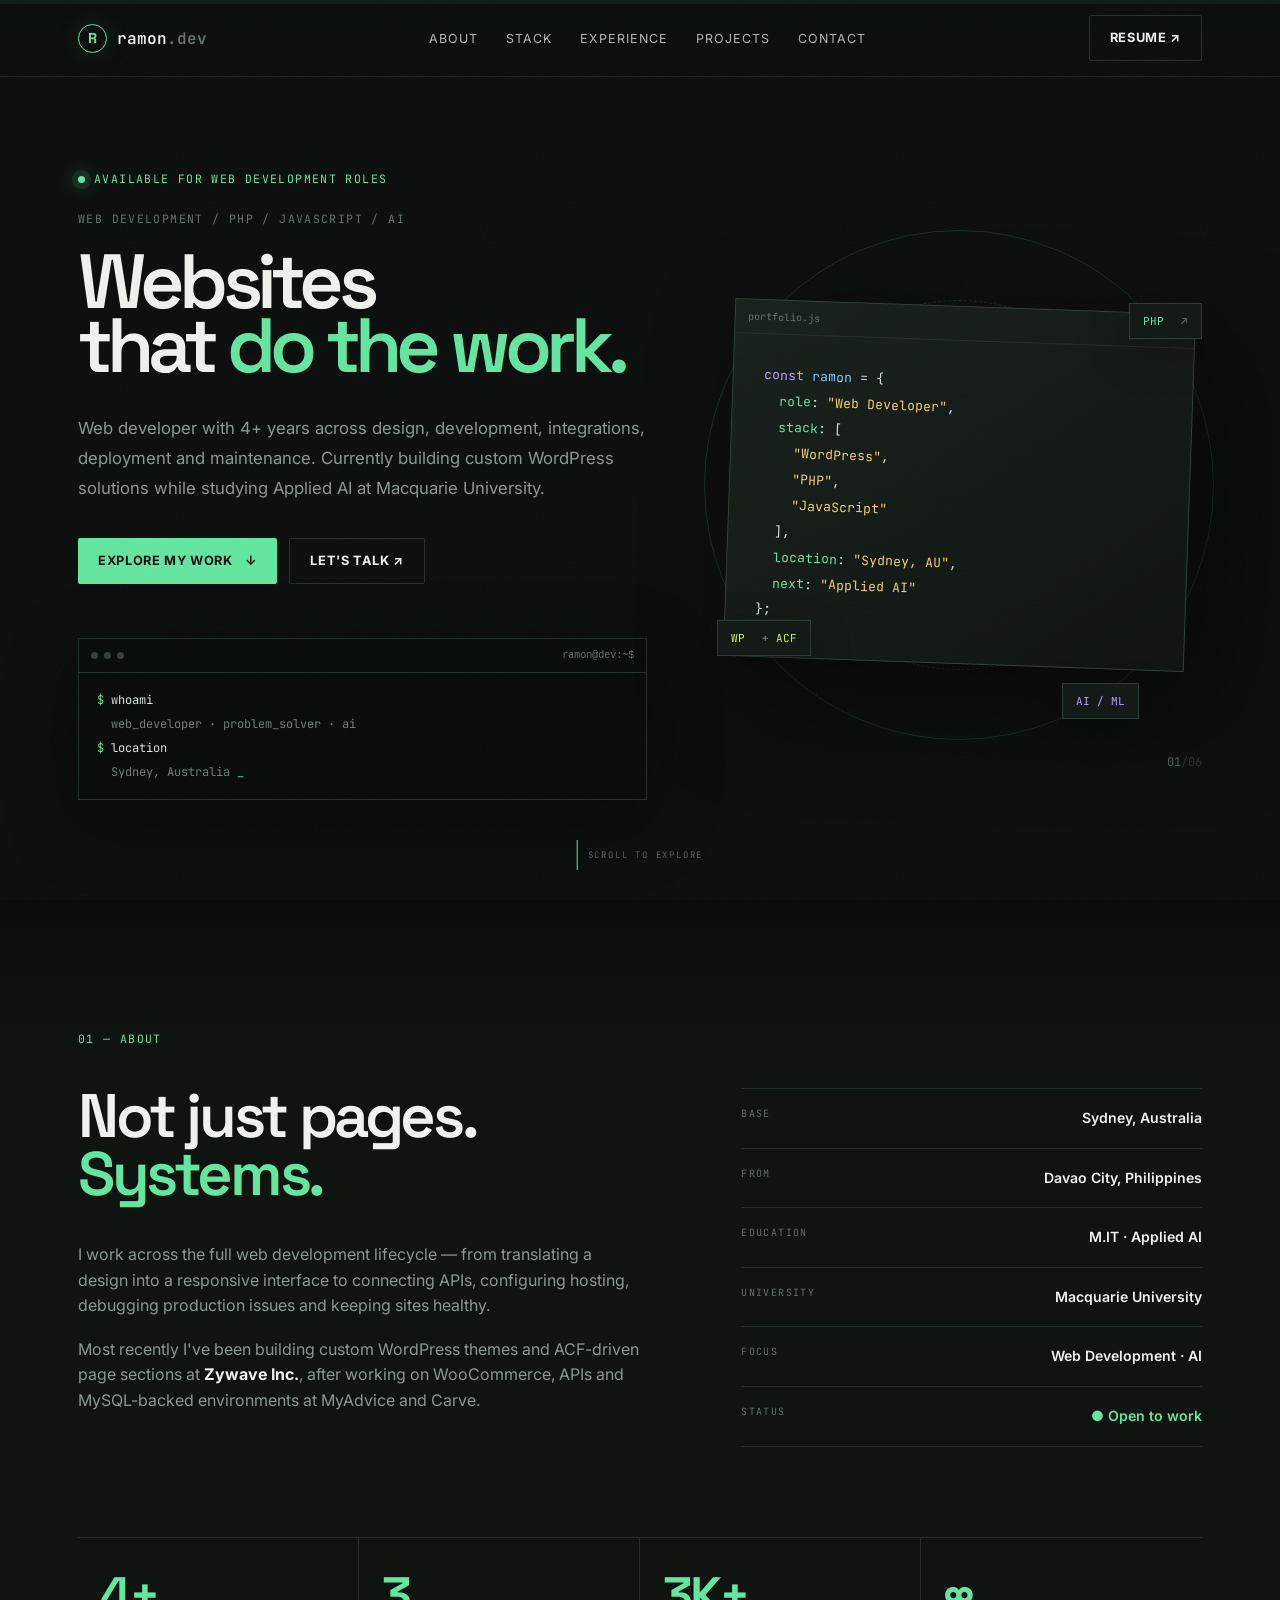
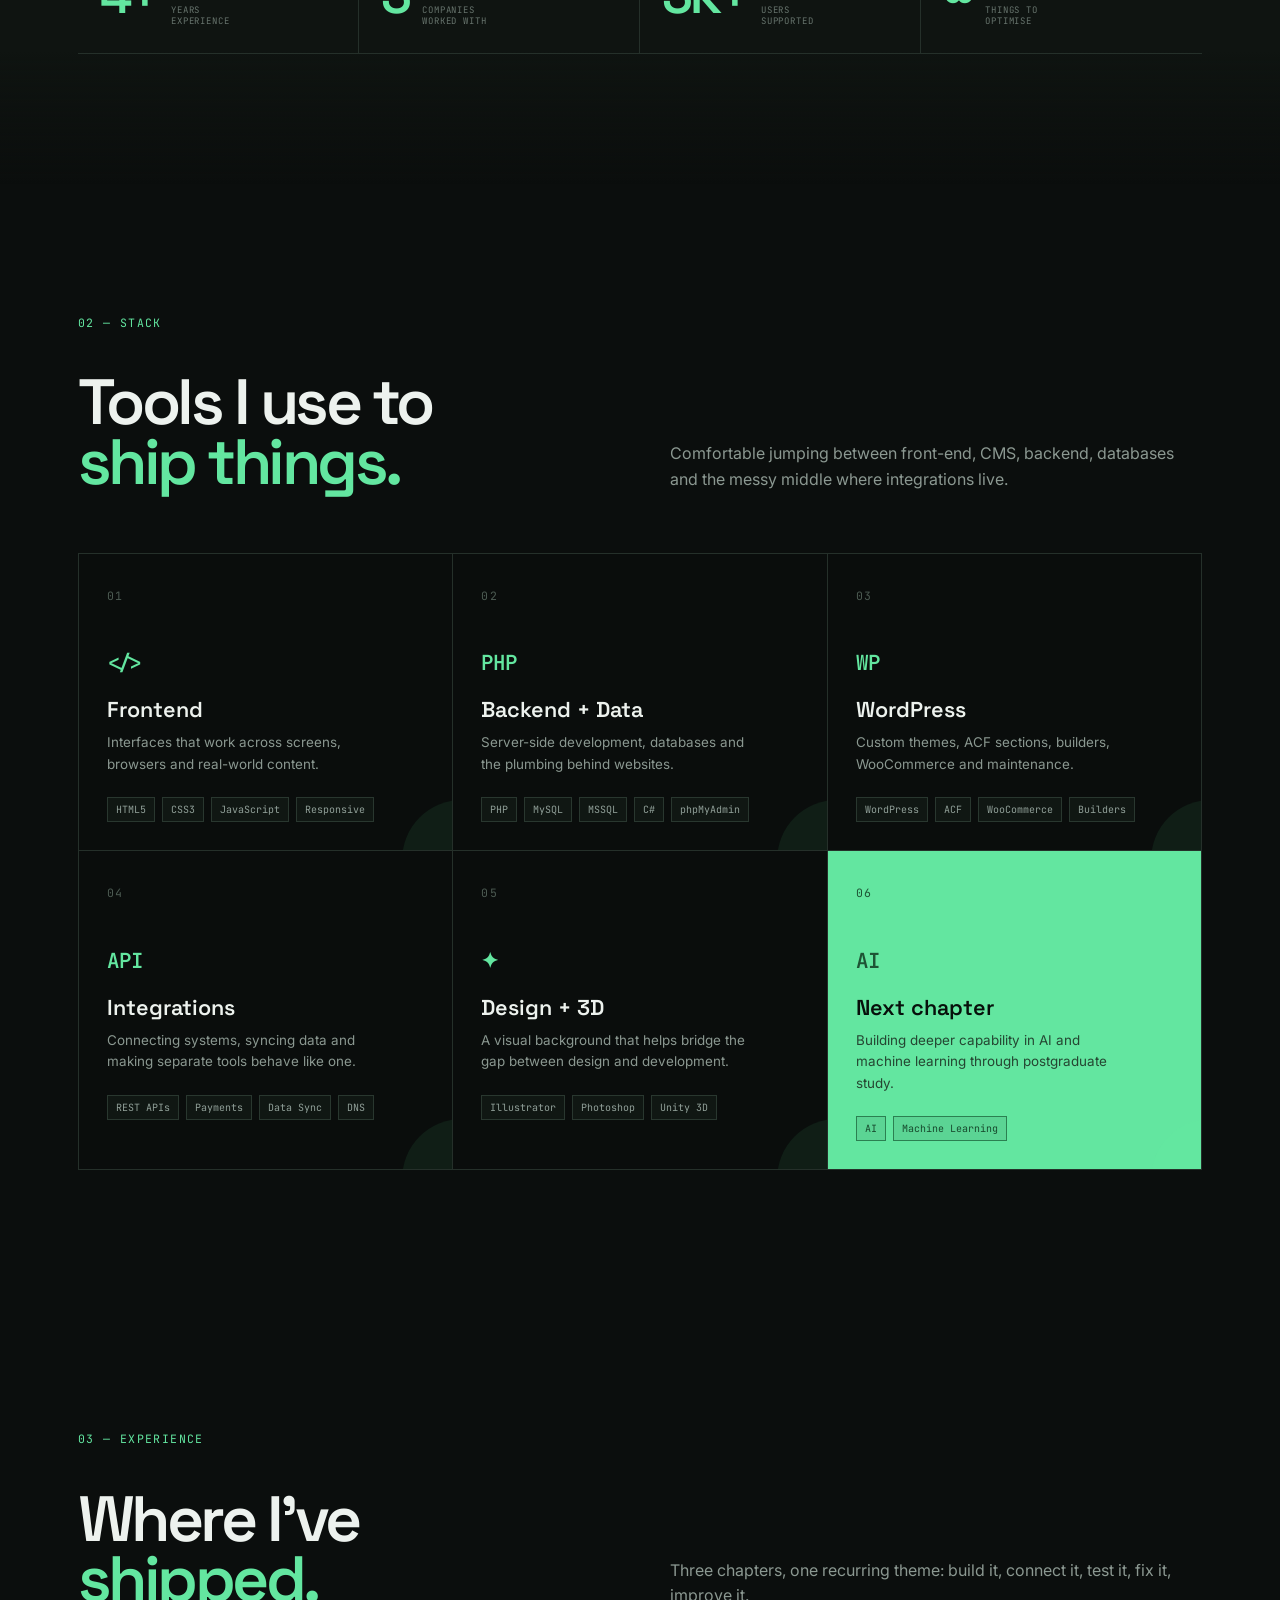
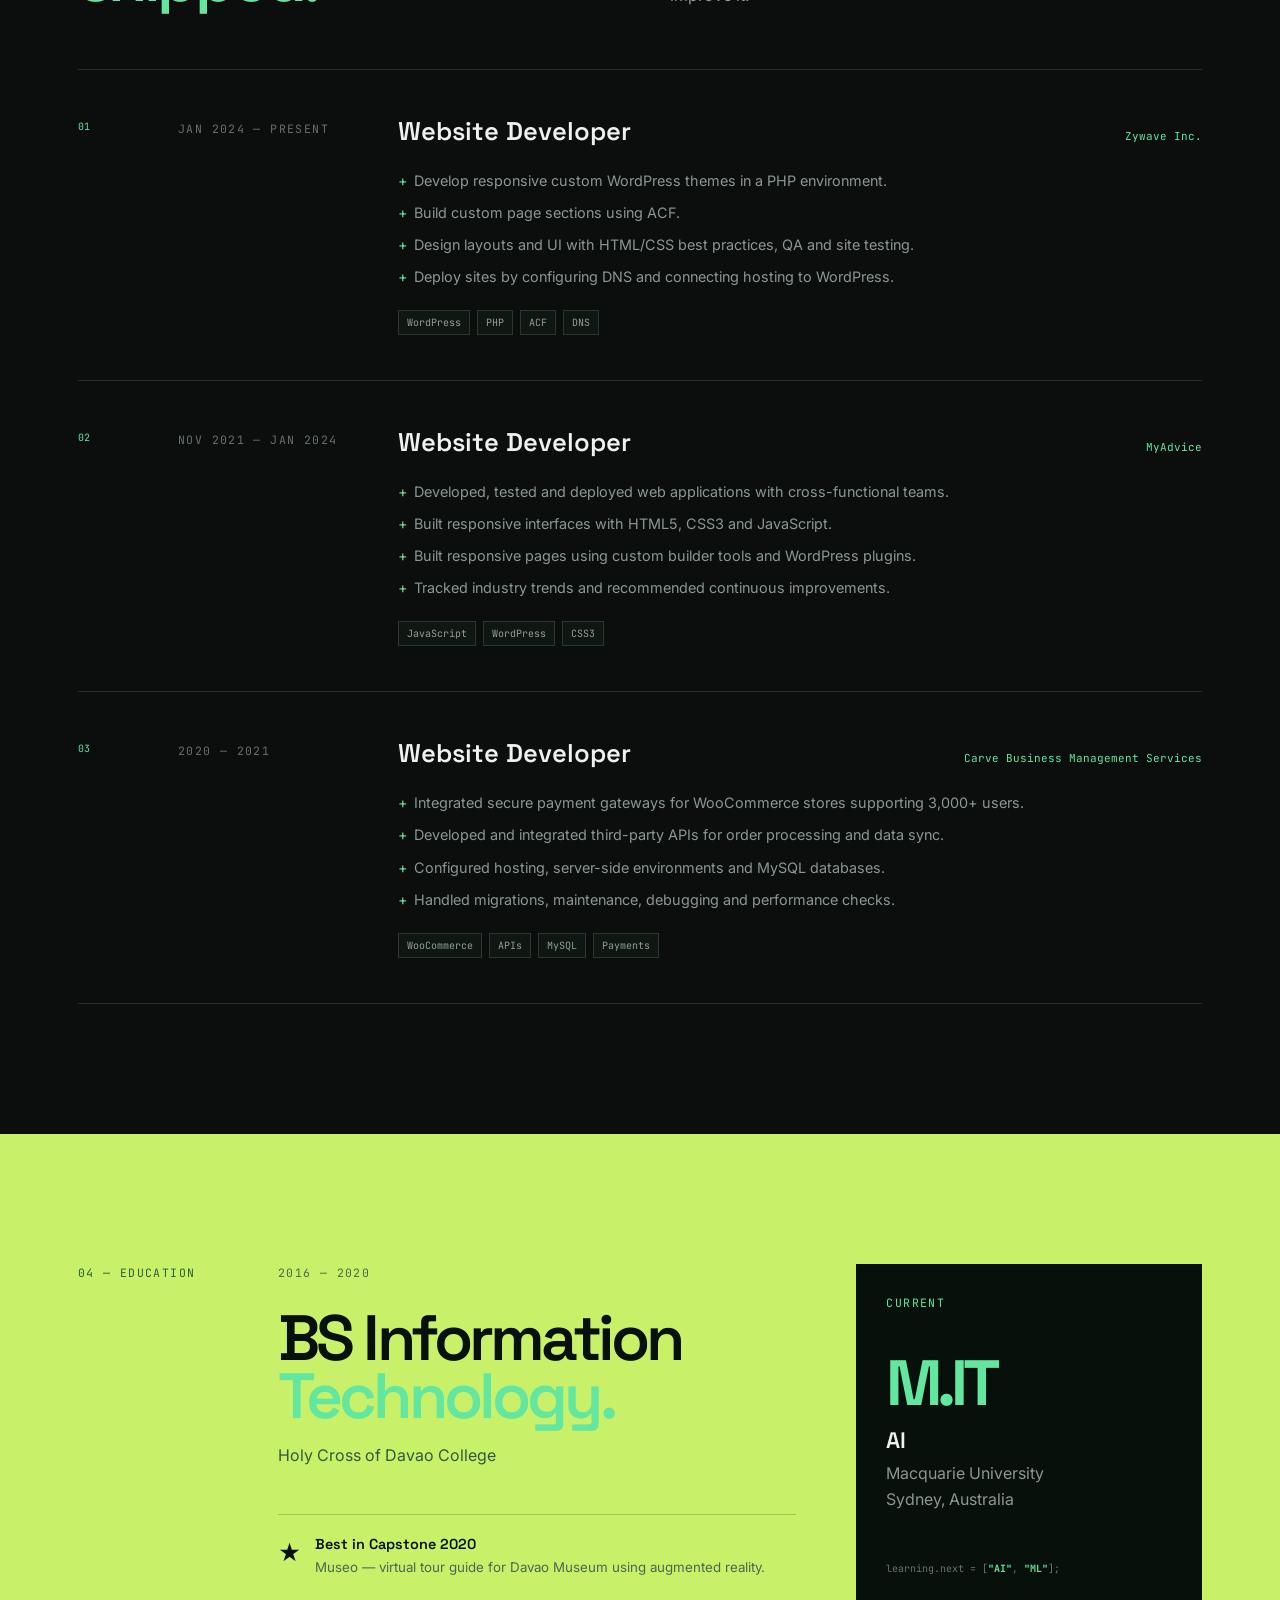
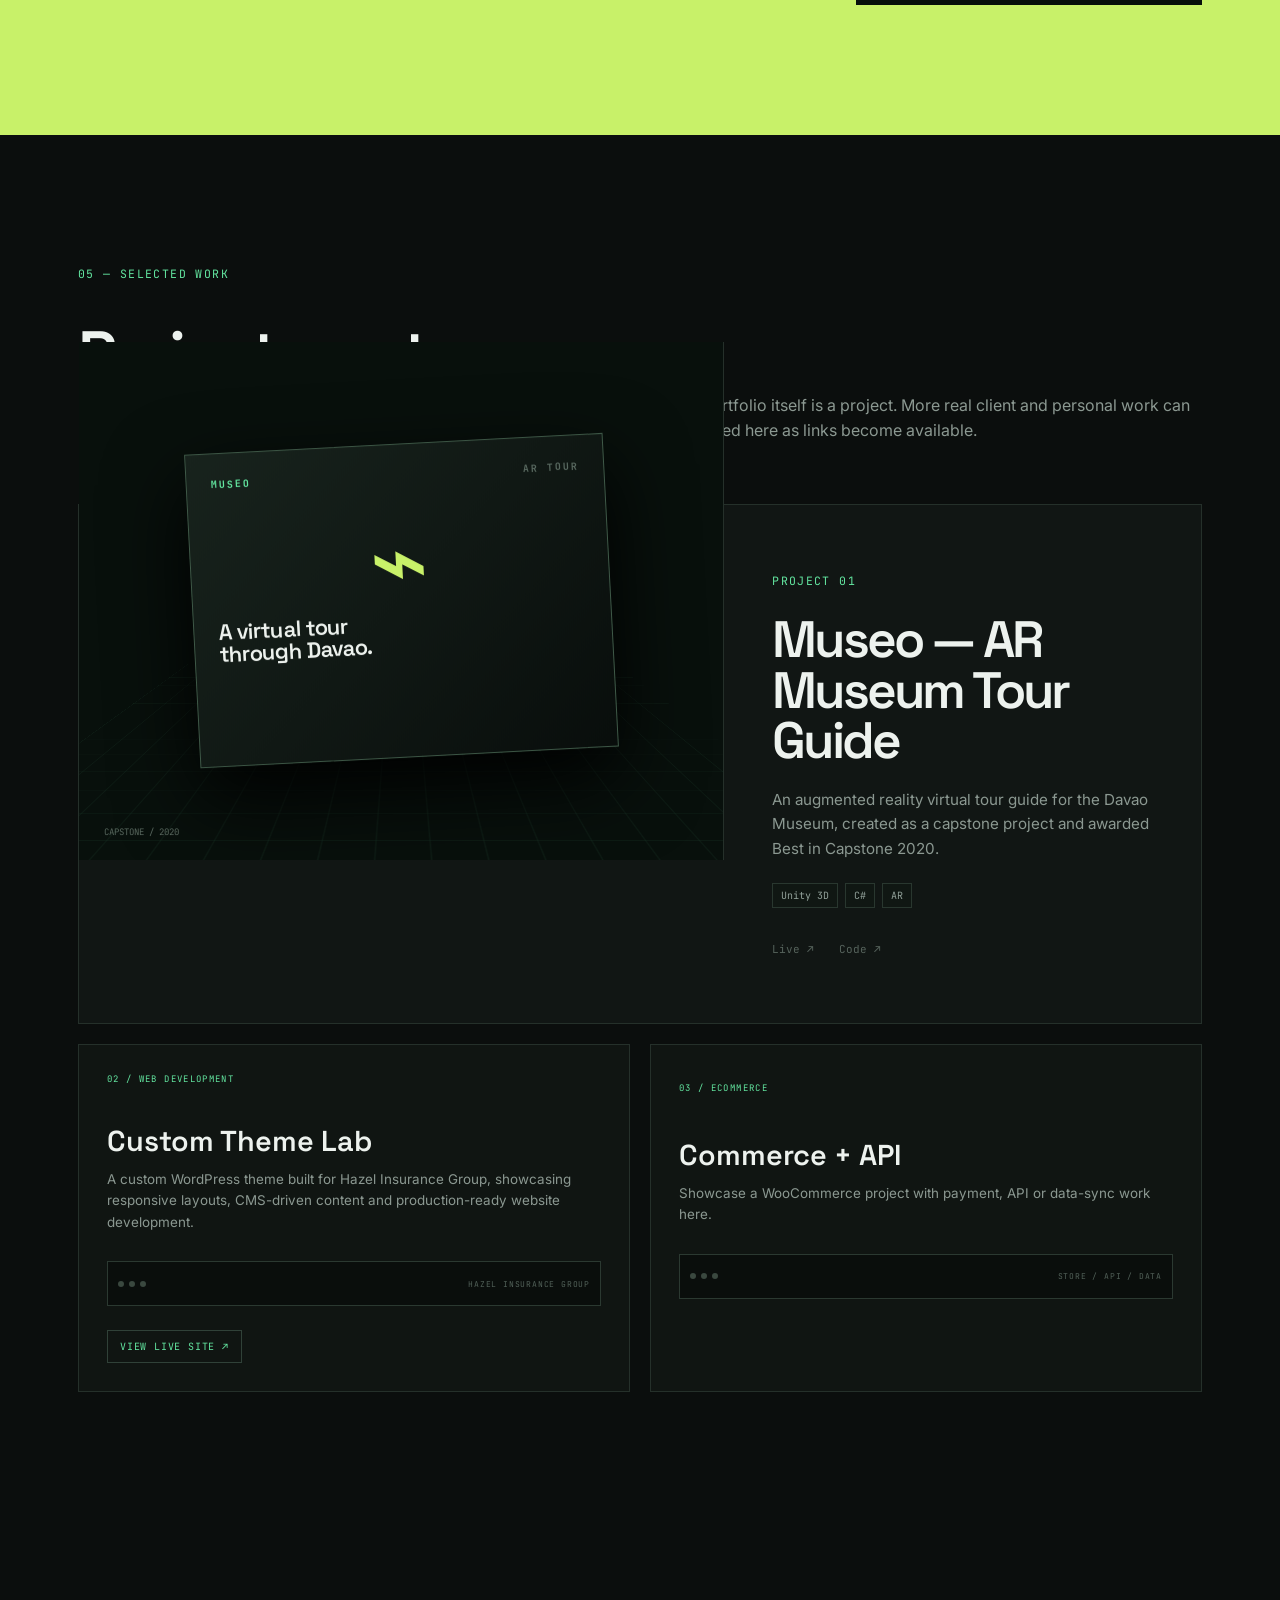
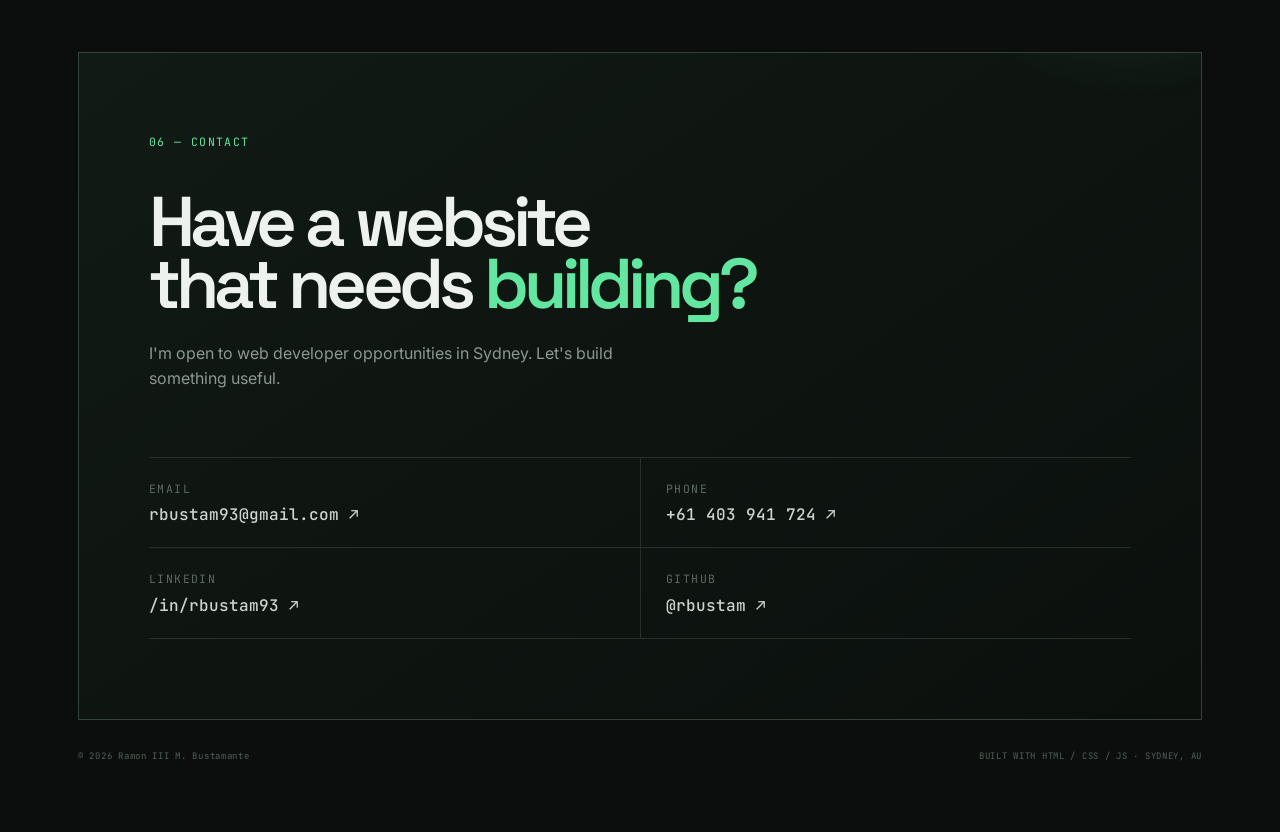
<file: index.html>
<!DOCTYPE html>
<html lang="en">
<head>
<meta charset="UTF-8">
<meta name="viewport" content="width=device-width, initial-scale=1.0">
<title>Ramon Bustamante — Web Developer</title>
<meta name="description" content="Ramon Bustamante — Web Developer with 4+ years of experience in WordPress, PHP and JavaScript, based in Sydney, Australia.">
<link rel="icon" href="data:image/svg+xml,%3Csvg xmlns='http://www.w3.org/2000/svg' viewBox='0 0 64 64'%3E%3Crect width='64' height='64' rx='14' fill='%231A1F25'/%3E%3Ctext x='32' y='43' font-family='Georgia, serif' font-size='30' font-weight='700' fill='%235FCF8F' text-anchor='middle'%3ER%3C/text%3E%3C/svg%3E">
<meta name="theme-color" content="#12151A">
<link rel="preconnect" href="https://fonts.googleapis.com">
<link rel="preconnect" href="https://fonts.gstatic.com" crossorigin>
<link href="https://fonts.googleapis.com/css2?family=Space+Grotesk:wght@400;500;600;700&family=Inter:wght@400;500;600;700&family=JetBrains+Mono:wght@400;500&display=swap" rel="stylesheet">
<link rel="stylesheet" href="styles.css">
</head>
<body>
  <div class="noise"></div>
  <div class="grid-bg"></div>
  <div class="cursor-target" id="cursorTarget" aria-hidden="true"><i class="target-corner tl"></i><i class="target-corner tr"></i><i class="target-corner bl"></i><i class="target-corner br"></i><span class="target-ring"></span><span class="target-dot"></span></div>

  <header>
    <div class="wrap nav-wrap">
      <a href="#top" class="logo" aria-label="Ramon home">
        <span class="logo-mark">R</span><span>ramon<span class="muted">.dev</span></span>
      </a>

      <nav id="siteNav">
        <ul>
          <li><a href="#about">About</a></li>
          <li><a href="#stack">Stack</a></li>
          <li><a href="#experience">Experience</a></li>
          <li><a href="#projects">Projects</a></li>
          <li><a href="#contact">Contact</a></li>
        </ul>
        <button class="nav-toggle" id="navToggle" aria-label="Toggle menu" aria-expanded="false">
          <span class="hamburger"><span></span><span></span><span></span></span>
        </button>
      </nav>

      <a href="resume.pdf" class="btn btn-outline header-cta" target="_blank" rel="noopener">Resume ↗</a>
    </div>
  </header>

  <div class="scroll-progress" id="scrollProgress"><span></span></div>
  <main id="top">
    <!-- HERO -->
    <section class="hero">
      <div class="wrap hero-grid">
        <div class="hero-copy reveal">
          <div class="eyebrow"><span class="pulse"></span> AVAILABLE FOR WEB DEVELOPMENT ROLES</div>
          <div class="hero-kicker">WEB DEVELOPMENT / PHP / JAVASCRIPT / AI</div>
          <h1>Websites<br>that <span>do the work.</span></h1>
          <p class="hero-lede">
            Web developer with 4+ years across design, development, integrations,
            deployment and maintenance. Currently building custom WordPress solutions
            while studying Applied AI at Macquarie University.
          </p>

          <div class="hero-cta">
            <a href="#projects" class="btn btn-solid">Explore my work <span>↓</span></a>
            <a href="mailto:rbustam93@gmail.com" class="btn btn-ghost">Let's talk ↗</a>
          </div>

          <div class="hero-terminal">
            <div class="terminal-bar">
              <span></span><span></span><span></span>
              <code>ramon@dev:~$</code>
            </div>
            <div class="terminal-body">
              <div><span class="prompt-sign">$</span> whoami</div>
              <div class="terminal-output">web_developer · problem_solver · ai</div>
              <div><span class="prompt-sign">$</span> location</div>
              <div class="terminal-output">Sydney, Australia <span class="blink">_</span></div>
            </div>
          </div>
        </div>

        <div class="hero-art reveal">
          <div class="orbit orbit-a"></div>
          <div class="orbit orbit-b"></div>
          <div class="code-card">
            <div class="code-head"><span>portfolio.js</span><span>● ● ●</span></div>
            <pre><span class="c-purple">const</span> <span class="c-blue">ramon</span> = {
  <span class="c-green">role</span>: <span class="c-yellow">"Web Developer"</span>,
  <span class="c-green">stack</span>: [
    <span class="c-yellow">"WordPress"</span>,
    <span class="c-yellow">"PHP"</span>,
    <span class="c-yellow">"JavaScript"</span>
  ],
  <span class="c-green">location</span>: <span class="c-yellow">"Sydney, AU"</span>,
  <span class="c-green">next</span>: <span class="c-yellow">"Applied AI"</span>
};</pre>
          </div>
          <div class="floating-chip chip-one">PHP <b>↗</b></div>
          <div class="floating-chip chip-two">WP <b>+</b> ACF</div>
          <div class="floating-chip chip-three">AI / ML</div>
          <div class="hero-number">01<span>/06</span></div>
        </div>
      </div>
      <div class="scroll-cue"><span></span> SCROLL TO EXPLORE</div>
    </section>

    <!-- ABOUT / NUMBERS -->
    <section class="section about-section" id="about">
      <div class="wrap">
        <div class="section-label reveal">01 — ABOUT</div>
        <div class="about-grid">
          <div class="about-intro reveal">
            <h2>Not just pages.<br><em>Systems.</em></h2>
            <p>
              I work across the full web development lifecycle — from translating a design
              into a responsive interface to connecting APIs, configuring hosting,
              debugging production issues and keeping sites healthy.
            </p>
            <p>
              Most recently I've been building custom WordPress themes and ACF-driven
              page sections at <strong>Zywave Inc.</strong>, after working on WooCommerce,
              APIs and MySQL-backed environments at MyAdvice and Carve.
            </p>
          </div>

          <div class="about-facts reveal">
            <div class="fact-row"><span>BASE</span><strong>Sydney, Australia</strong></div>
            <div class="fact-row"><span>FROM</span><strong>Davao City, Philippines</strong></div>
            <div class="fact-row"><span>EDUCATION</span><strong>M.IT · Applied AI</strong></div>
            <div class="fact-row"><span>UNIVERSITY</span><strong>Macquarie University</strong></div>
            <div class="fact-row"><span>FOCUS</span><strong>Web Development · AI</strong></div>
            <div class="fact-row"><span>STATUS</span><strong class="live">● Open to work</strong></div>
          </div>
        </div>

        <div class="stat-strip reveal">
          <div><strong>4+</strong><span>YEARS<br>EXPERIENCE</span></div>
          <div><strong>3</strong><span>COMPANIES<br>WORKED WITH</span></div>
          <div><strong>3K+</strong><span>USERS<br>SUPPORTED</span></div>
          <div><strong>∞</strong><span>THINGS TO<br>OPTIMISE</span></div>
        </div>
      </div>
    </section>

    <!-- STACK -->
    <section class="section stack-section" id="stack">
      <div class="wrap">
        <div class="section-label reveal">02 — STACK</div>
        <div class="section-title-row reveal">
          <div>
            <h2>Tools I use to<br><em>ship things.</em></h2>
          </div>
          <p>Comfortable jumping between front-end, CMS, backend, databases and the messy middle where integrations live.</p>
        </div>

        <div class="stack-grid">
          <article class="stack-card featured reveal">
            <span class="stack-index">01</span>
            <span class="stack-icon">&lt;/&gt;</span>
            <h3>Frontend</h3>
            <p>Interfaces that work across screens, browsers and real-world content.</p>
            <div class="tags"><span>HTML5</span><span>CSS3</span><span>JavaScript</span><span>Responsive</span></div>
          </article>

          <article class="stack-card reveal">
            <span class="stack-index">02</span>
            <span class="stack-icon">PHP</span>
            <h3>Backend + Data</h3>
            <p>Server-side development, databases and the plumbing behind websites.</p>
            <div class="tags"><span>PHP</span><span>MySQL</span><span>MSSQL</span><span>C#</span><span>phpMyAdmin</span></div>
          </article>

          <article class="stack-card reveal">
            <span class="stack-index">03</span>
            <span class="stack-icon">WP</span>
            <h3>WordPress</h3>
            <p>Custom themes, ACF sections, builders, WooCommerce and maintenance.</p>
            <div class="tags"><span>WordPress</span><span>ACF</span><span>WooCommerce</span><span>Builders</span></div>
          </article>

          <article class="stack-card reveal">
            <span class="stack-index">04</span>
            <span class="stack-icon">API</span>
            <h3>Integrations</h3>
            <p>Connecting systems, syncing data and making separate tools behave like one.</p>
            <div class="tags"><span>REST APIs</span><span>Payments</span><span>Data Sync</span><span>DNS</span></div>
          </article>

          <article class="stack-card reveal">
            <span class="stack-index">05</span>
            <span class="stack-icon">✦</span>
            <h3>Design + 3D</h3>
            <p>A visual background that helps bridge the gap between design and development.</p>
            <div class="tags"><span>Illustrator</span><span>Photoshop</span><span>Unity 3D</span></div>
          </article>

          <article class="stack-card learning reveal">
            <span class="stack-index">06</span>
            <span class="stack-icon">AI</span>
            <h3>Next chapter</h3>
            <p>Building deeper capability in AI and machine learning through postgraduate study.</p>
            <div class="tags"><span>AI</span><span>Machine Learning</span></div>
          </article>
        </div>
      </div>
    </section>

    <!-- EXPERIENCE -->
    <section class="section experience-section" id="experience">
      <div class="wrap">
        <div class="section-label reveal">03 — EXPERIENCE</div>
        <div class="section-title-row reveal">
          <h2>Where I've<br><em>shipped.</em></h2>
          <p>Three chapters, one recurring theme: build it, connect it, test it, fix it, improve it.</p>
        </div>

        <div class="timeline">
          <article class="timeline-item reveal">
            <div class="timeline-marker">01</div>
            <div class="timeline-date">JAN 2024 — PRESENT</div>
            <div class="timeline-content">
              <div class="job-top"><h3>Website Developer</h3><span>Zywave Inc.</span></div>
              <ul>
                <li>Develop responsive custom WordPress themes in a PHP environment.</li>
                <li>Build custom page sections using ACF.</li>
                <li>Design layouts and UI with HTML/CSS best practices, QA and site testing.</li>
                <li>Deploy sites by configuring DNS and connecting hosting to WordPress.</li>
              </ul>
              <div class="tags"><span>WordPress</span><span>PHP</span><span>ACF</span><span>DNS</span></div>
            </div>
          </article>

          <article class="timeline-item reveal">
            <div class="timeline-marker">02</div>
            <div class="timeline-date">NOV 2021 — JAN 2024</div>
            <div class="timeline-content">
              <div class="job-top"><h3>Website Developer</h3><span>MyAdvice</span></div>
              <ul>
                <li>Developed, tested and deployed web applications with cross-functional teams.</li>
                <li>Built responsive interfaces with HTML5, CSS3 and JavaScript.</li>
                <li>Built responsive pages using custom builder tools and WordPress plugins.</li>
                <li>Tracked industry trends and recommended continuous improvements.</li>
              </ul>
              <div class="tags"><span>JavaScript</span><span>WordPress</span><span>CSS3</span></div>
            </div>
          </article>

          <article class="timeline-item reveal">
            <div class="timeline-marker">03</div>
            <div class="timeline-date">2020 — 2021</div>
            <div class="timeline-content">
              <div class="job-top"><h3>Website Developer</h3><span>Carve Business Management Services</span></div>
              <ul>
                <li>Integrated secure payment gateways for WooCommerce stores supporting 3,000+ users.</li>
                <li>Developed and integrated third-party APIs for order processing and data sync.</li>
                <li>Configured hosting, server-side environments and MySQL databases.</li>
                <li>Handled migrations, maintenance, debugging and performance checks.</li>
              </ul>
              <div class="tags"><span>WooCommerce</span><span>APIs</span><span>MySQL</span><span>Payments</span></div>
            </div>
          </article>
        </div>
      </div>
    </section>

    <!-- EDUCATION -->
    <section class="section education-section">
      <div class="wrap education-grid">
        <div class="section-label reveal">04 — EDUCATION</div>
        <div class="edu-main reveal">
          <div class="edu-year">2016 — 2020</div>
          <h2>BS Information<br><em>Technology.</em></h2>
          <p>Holy Cross of Davao College</p>
          <div class="award">
            <span>★</span>
            <div><strong>Best in Capstone 2020</strong><small>Museo — virtual tour guide for Davao Museum using augmented reality.</small></div>
          </div>
        </div>
        <div class="edu-next reveal">
          <div class="edu-year">CURRENT</div>
          <div class="degree-badge">M.IT</div>
          <h3>AI</h3>
          <p>Macquarie University<br>Sydney, Australia</p>
          <div class="mini-code">learning.next = [<b>"AI"</b>, <b>"ML"</b>];</div>
        </div>
      </div>
    </section>

    <!-- PROJECTS -->
    <section class="section projects-section" id="projects">
      <div class="wrap">
        <div class="section-label reveal">05 — SELECTED WORK</div>
        <div class="section-title-row reveal">
          <h2>Projects, not<br><em>placeholders.</em></h2>
          <p>The portfolio itself is a project. More real client and personal work can be added here as links become available.</p>
        </div>

        <div class="project-feature reveal">
          <div class="project-visual">
            <div class="visual-grid"></div>
            <div class="museo-screen">
              <div class="museum-top">MUSEO <span>AR TOUR</span></div>
              <div class="museum-art">⌁</div>
              <div class="museum-caption">A virtual tour<br>through Davao.</div>
            </div>
            <span class="visual-tag">CAPSTONE / 2020</span>
          </div>
          <div class="project-info">
            <span class="project-number">PROJECT 01</span>
            <h3>Museo — AR Museum Tour Guide</h3>
            <p>
              An augmented reality virtual tour guide for the Davao Museum,
              created as a capstone project and awarded Best in Capstone 2020.
            </p>
            <div class="tags"><span>Unity 3D</span><span>C#</span><span>AR</span></div>
            <div class="project-links"><a href="#" aria-disabled="true">Live ↗</a><a href="#" aria-disabled="true">Code ↗</a></div>
          </div>
        </div>

        <div class="project-cards">
          <article class="project-small reveal project-link-card">
            <span>02 / WEB DEVELOPMENT</span>
            <h3>Custom Theme Lab</h3>
            <p>A custom WordPress theme built for Hazel Insurance Group, showcasing responsive layouts, CMS-driven content and production-ready website development.</p>
            <div class="fake-browser"><i></i><i></i><i></i><b>HAZEL INSURANCE GROUP</b></div>
            <a class="project-live" href="https://hazel.one.zysites.com/" target="_blank" rel="noopener">View live site ↗</a>
          </article>
          <article class="project-small reveal">
            <span>03 / ECOMMERCE</span>
            <h3>Commerce + API</h3>
            <p>Showcase a WooCommerce project with payment, API or data-sync work here.</p>
            <div class="fake-browser commerce"><i></i><i></i><i></i><b>STORE / API / DATA</b></div>
          </article>
        </div>
      </div>
    </section>

    <!-- CONTACT -->
    <section class="section contact-section" id="contact">
      <div class="wrap">
        <div class="contact-card reveal">
          <div class="contact-glow"></div>
          <div class="section-label">06 — CONTACT</div>
          <h2>Have a website<br>that needs <em>building?</em></h2>
          <p>I'm open to web developer opportunities in Sydney. Let's build something useful.</p>

          <div class="contact-grid">
            <a class="contact-link" href="mailto:rbustam93@gmail.com"><span>EMAIL</span><b>rbustam93@gmail.com ↗</b></a>
            <a class="contact-link" href="tel:+61403941724"><span>PHONE</span><b>+61 403 941 724 ↗</b></a>
            <a class="contact-link" href="https://www.linkedin.com/in/rbustam93/" target="_blank" rel="noopener"><span>LINKEDIN</span><b>/in/rbustam93 ↗</b></a>
            <a class="contact-link" href="https://github.com/rbustam" target="_blank" rel="noopener"><span>GITHUB</span><b>@rbustam ↗</b></a>
          </div>
        </div>

        <footer>
          <span>© <span id="year"></span> Ramon III M. Bustamante</span>
          <span>BUILT WITH HTML / CSS / JS · SYDNEY, AU</span>
        </footer>
      </div>
    </section>
  </main>

  <script>
    const reduceMotion = window.matchMedia('(prefers-reduced-motion: reduce)').matches;

    // Scroll progress + subtle section parallax.
    const progress = document.getElementById('scrollProgress');
    const progressFill = progress?.querySelector('span');
    const parallaxItems = document.querySelectorAll('.hero-art, .project-visual, .contact-glow');
    const updateScrollEffects = () => {
      const max = document.documentElement.scrollHeight - window.innerHeight;
      const pct = max > 0 ? (window.scrollY / max) * 100 : 0;
      if (progressFill) progressFill.style.width = pct + '%';
      if (!reduceMotion) {
        parallaxItems.forEach(el => {
          const rect = el.getBoundingClientRect();
          const offset = (window.innerHeight / 2 - (rect.top + rect.height / 2)) * 0.035;
          el.style.setProperty('--scroll-shift', `${offset}px`);
        });
      }
    };
    window.addEventListener('scroll', updateScrollEffects, { passive: true });
    window.addEventListener('resize', updateScrollEffects);
    updateScrollEffects();

    // Precise target-style custom cursor.
    const cursorTarget = document.getElementById('cursorTarget');
    const finePointer = window.matchMedia('(hover:hover) and (pointer:fine)').matches;
    if (cursorTarget && finePointer && !reduceMotion) {
      document.body.classList.add('custom-cursor');
      window.addEventListener('pointermove', e => {
        cursorTarget.style.left = `${e.clientX}px`;
        cursorTarget.style.top = `${e.clientY}px`;
        cursorTarget.classList.add('visible');
      }, { passive: true });
      document.querySelectorAll('a, button, .stack-card, .project-small, .project-feature').forEach(el => {
        el.addEventListener('pointerenter', () => cursorTarget.classList.add('hover'));
        el.addEventListener('pointerleave', () => cursorTarget.classList.remove('hover'));
      });
    } else if (cursorTarget) {
      cursorTarget.remove();
    }

    document.getElementById('year').textContent = new Date().getFullYear();

    const nav = document.getElementById('siteNav');
    const navToggle = document.getElementById('navToggle');
    navToggle.addEventListener('click', () => {
      const open = nav.classList.toggle('open');
      navToggle.setAttribute('aria-expanded', open);
    });
    nav.querySelectorAll('a').forEach(a => a.addEventListener('click', () => {
      nav.classList.remove('open');
      navToggle.setAttribute('aria-expanded', false);
    }));

    const revealEls = document.querySelectorAll('.reveal');
    if ('IntersectionObserver' in window && !reduceMotion) {
      const io = new IntersectionObserver(entries => {
        entries.forEach(entry => {
          if (entry.isIntersecting) {
            entry.target.classList.add('is-visible');
            io.unobserve(entry.target);
          }
        });
      }, { threshold: 0.12 });
      revealEls.forEach(el => io.observe(el));
    } else {
      revealEls.forEach(el => el.classList.add('is-visible'));
    }

    // Tiny cursor-reactive effect for the hero code card.
    const art = document.querySelector('.hero-art');
    const code = document.querySelector('.code-card');
    if (art && code && !reduceMotion) {
      art.addEventListener('pointermove', e => {
        const r = art.getBoundingClientRect();
        const x = (e.clientX - r.left) / r.width - .5;
        const y = (e.clientY - r.top) / r.height - .5;
        code.style.transform = `perspective(900px) rotateY(${x * 8}deg) rotateX(${y * -6}deg)`;
      });
      art.addEventListener('pointerleave', () => { code.style.transform = ''; });
    }
  </script>
</body>
</html>
</file>
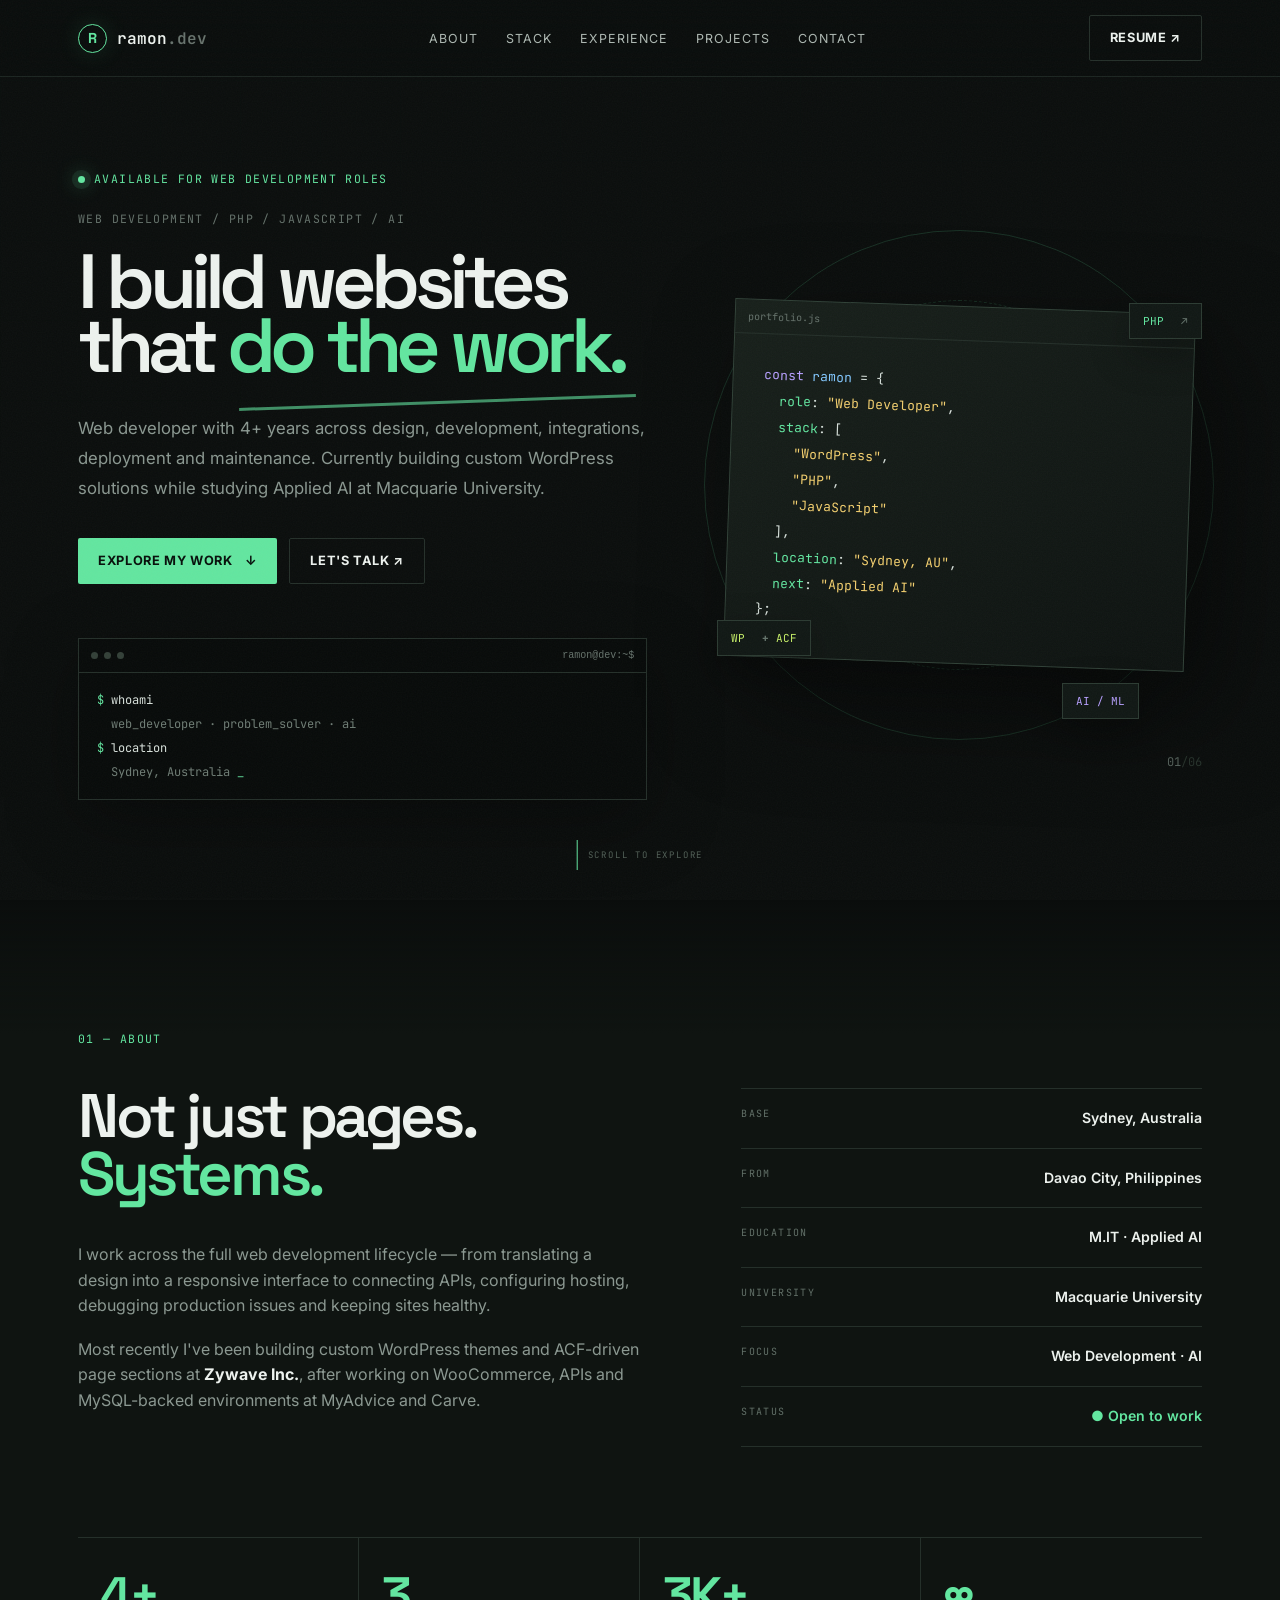
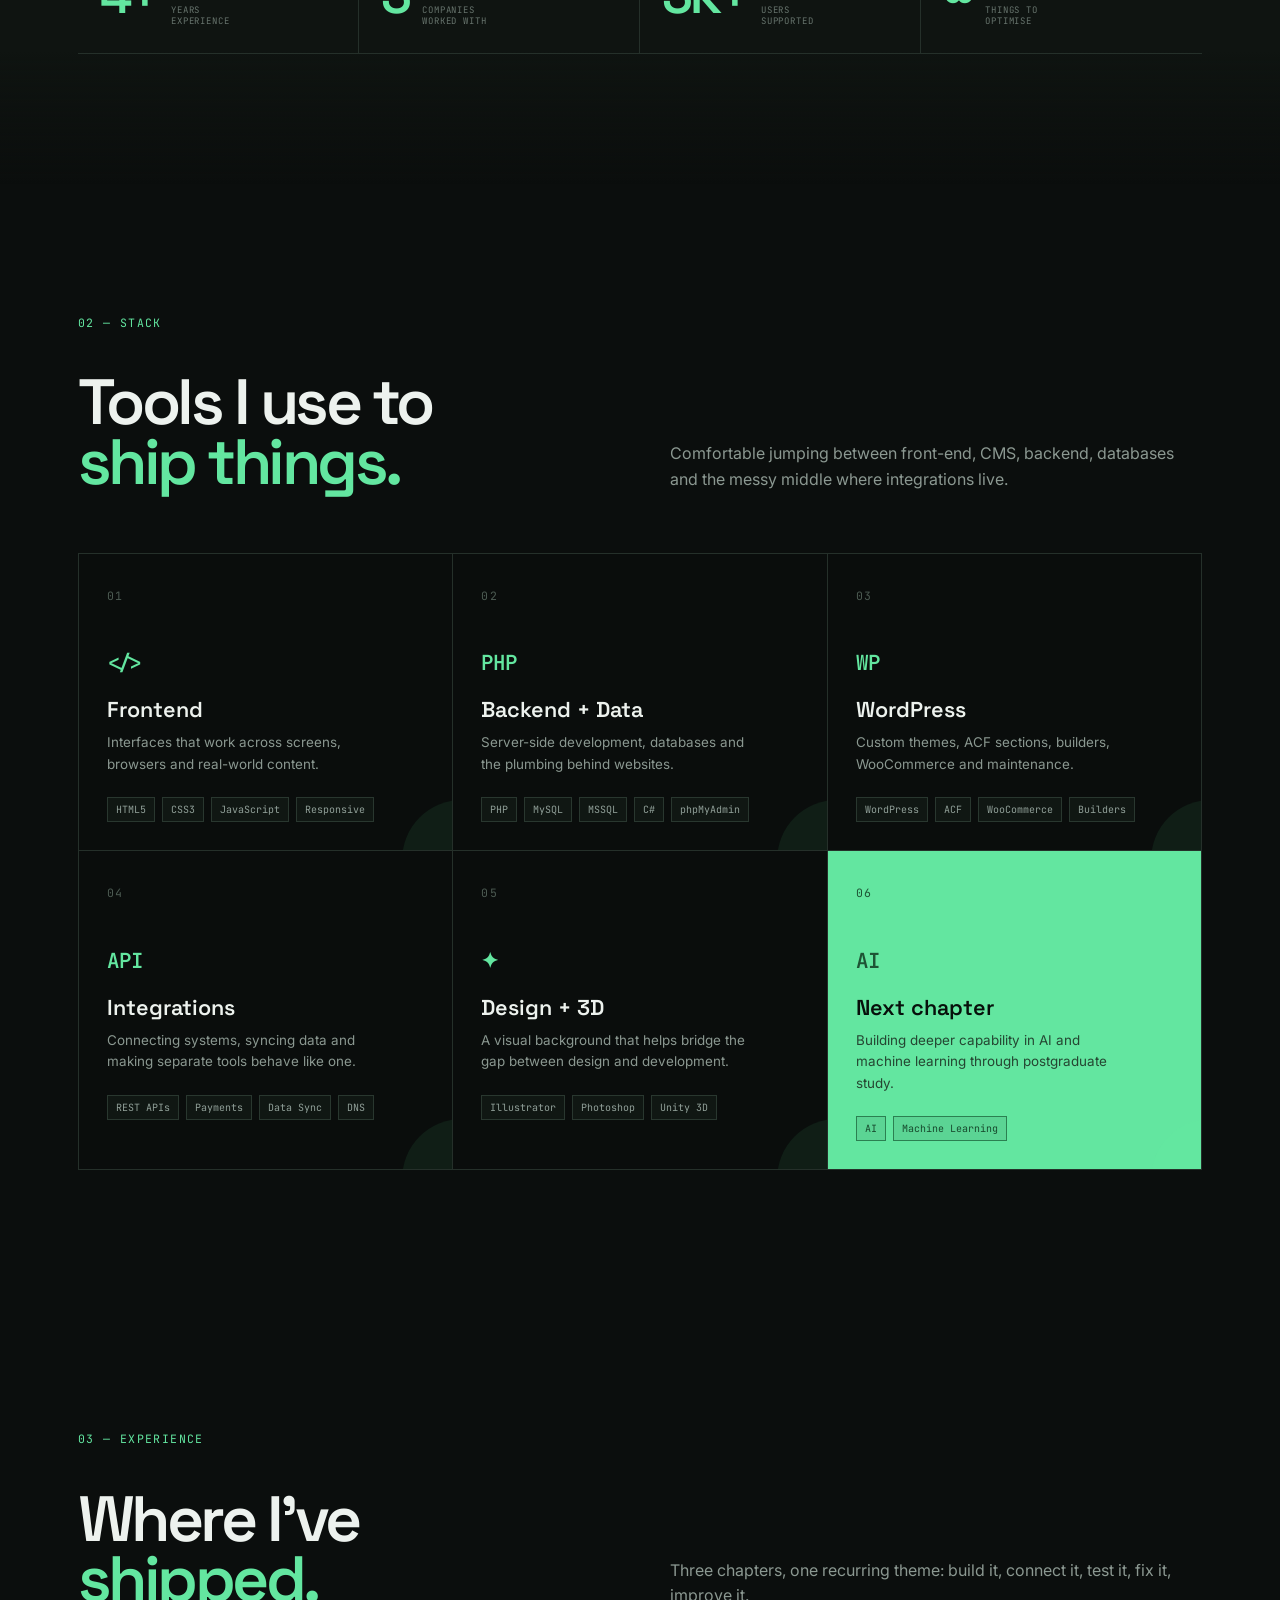
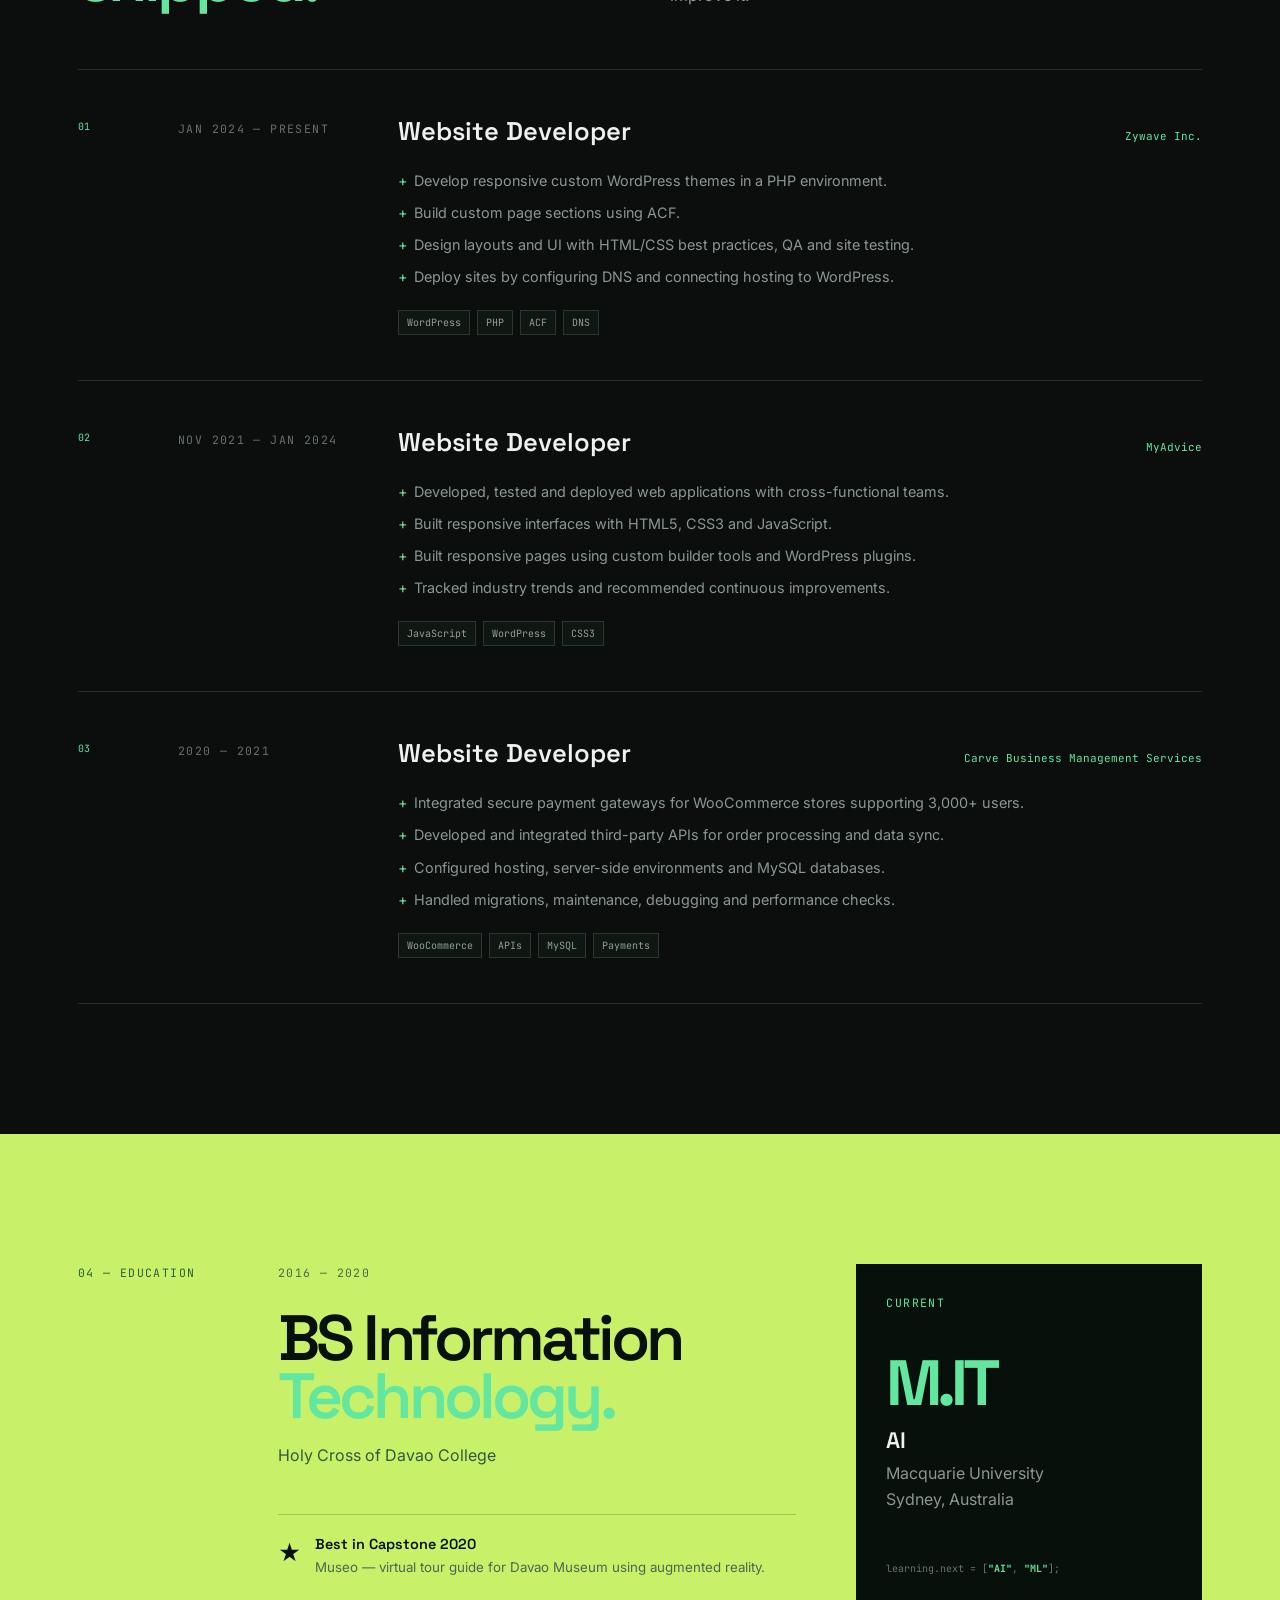
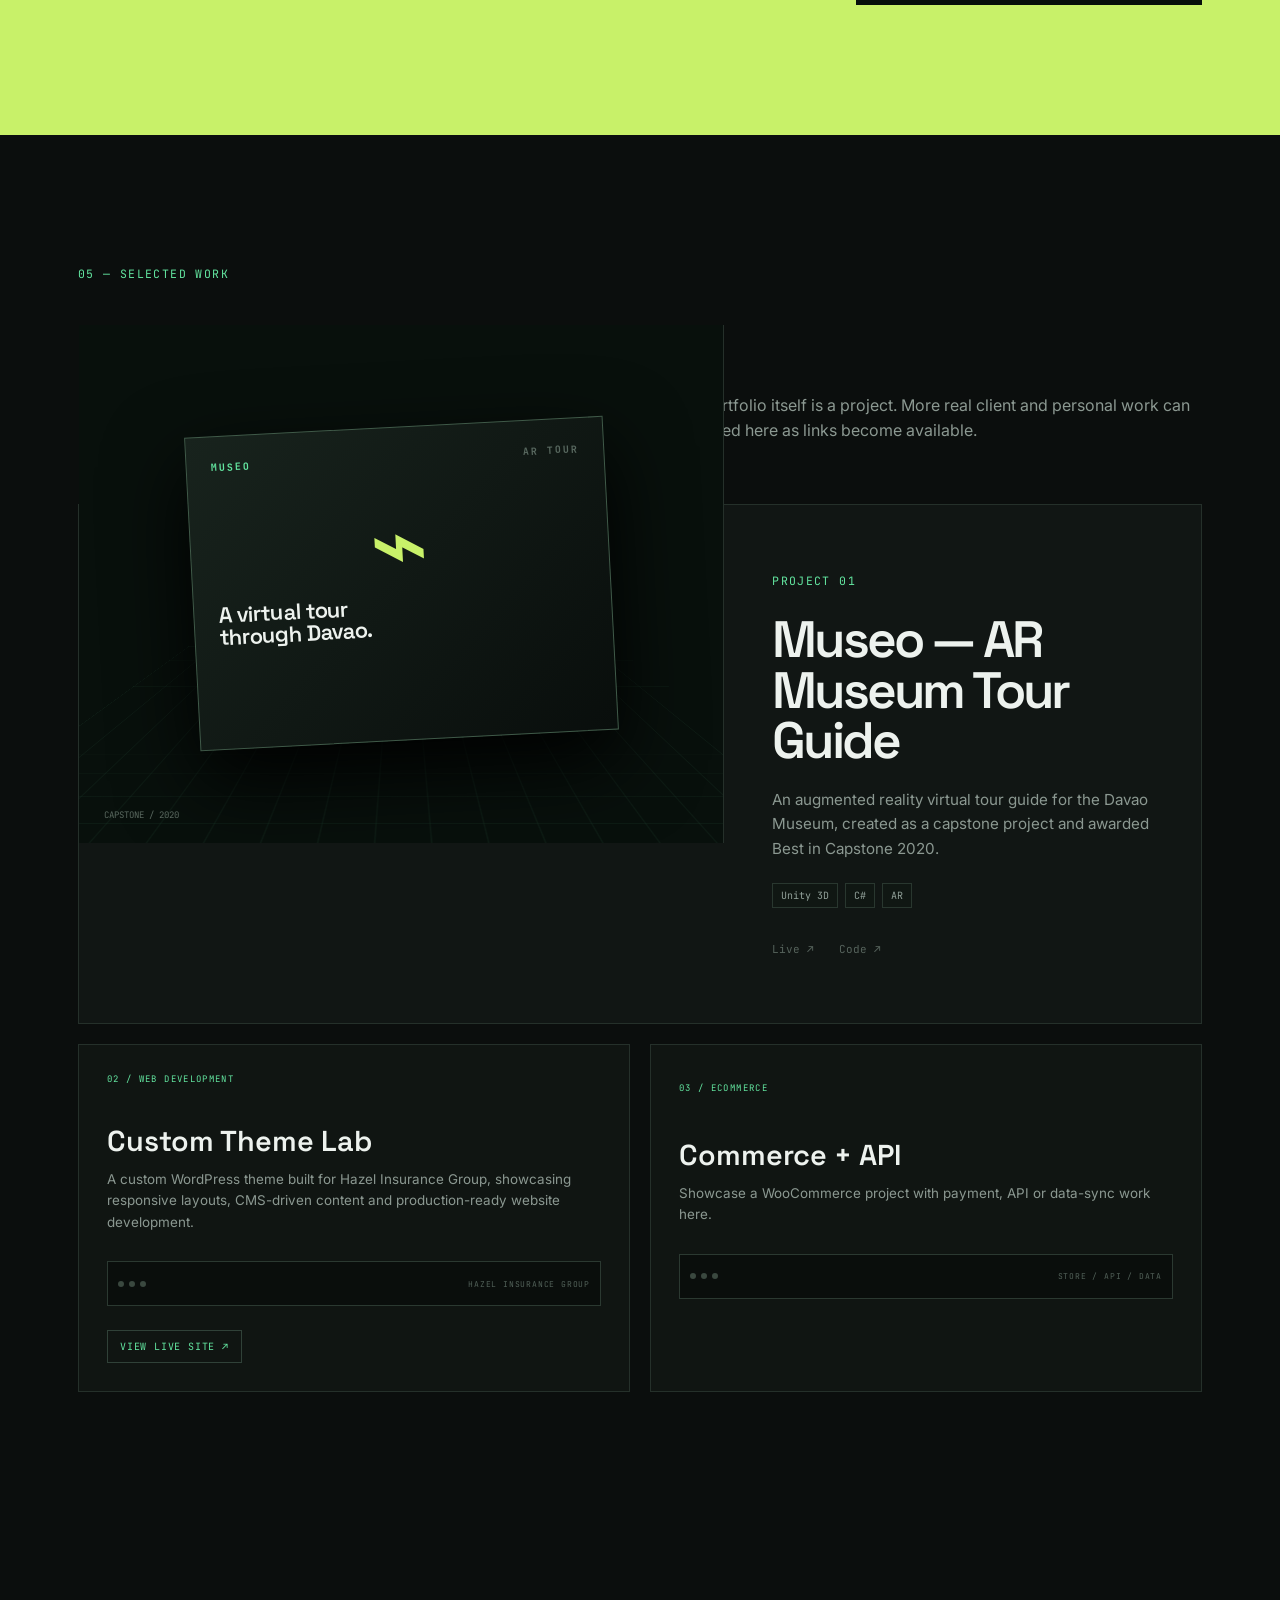
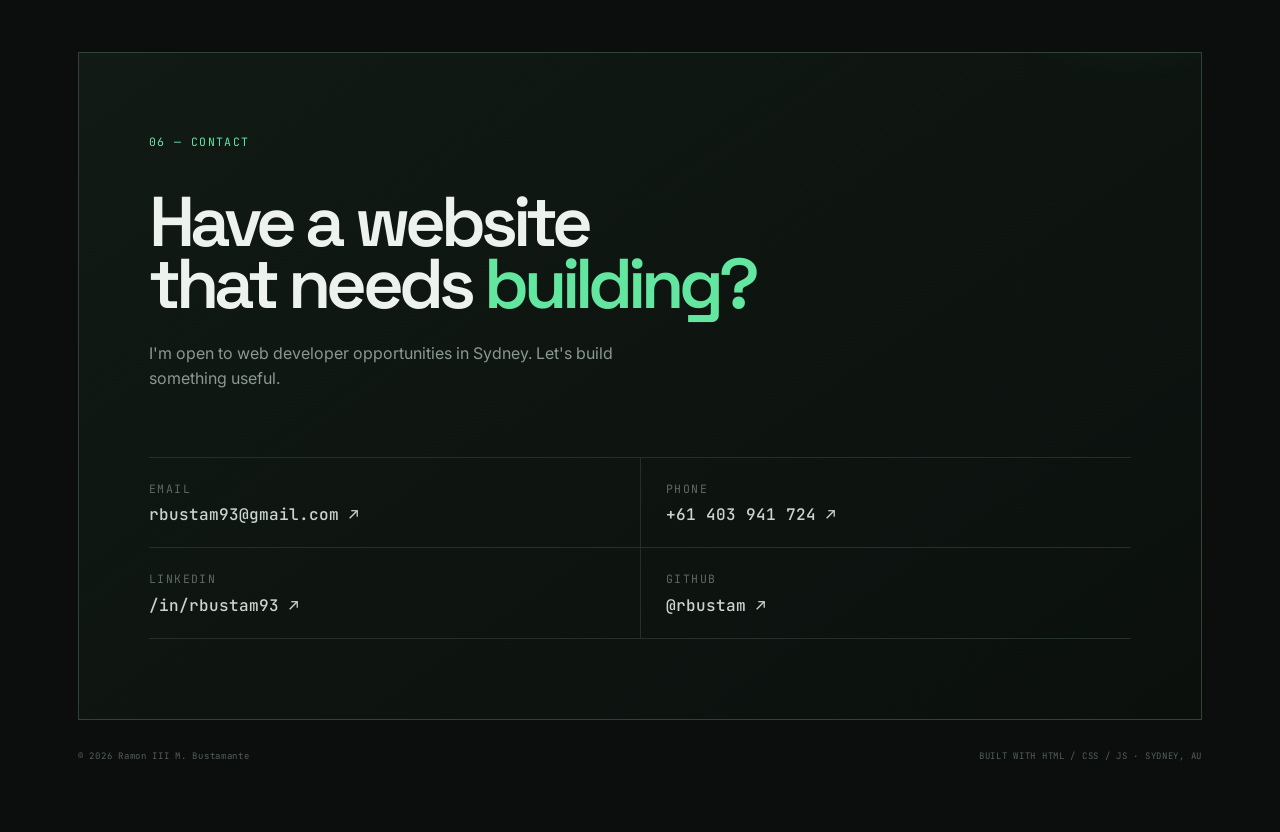
<file: versions/index.html>
<!DOCTYPE html>
<html lang="en">
<head>
<meta charset="UTF-8">
<meta name="viewport" content="width=device-width, initial-scale=1.0">
<title>Ramon Bustamante — Web Developer</title>
<meta name="description" content="Ramon Bustamante — Web Developer with 4+ years of experience in WordPress, PHP and JavaScript, based in Sydney, Australia.">
<link rel="icon" href="data:image/svg+xml,%3Csvg xmlns='http://www.w3.org/2000/svg' viewBox='0 0 64 64'%3E%3Crect width='64' height='64' rx='14' fill='%231A1F25'/%3E%3Ctext x='32' y='43' font-family='Georgia, serif' font-size='30' font-weight='700' fill='%235FCF8F' text-anchor='middle'%3ER%3C/text%3E%3C/svg%3E">
<meta name="theme-color" content="#12151A">
<link rel="preconnect" href="https://fonts.googleapis.com">
<link rel="preconnect" href="https://fonts.gstatic.com" crossorigin>
<link href="https://fonts.googleapis.com/css2?family=Space+Grotesk:wght@400;500;600;700&family=Inter:wght@400;500;600;700&family=JetBrains+Mono:wght@400;500&display=swap" rel="stylesheet">
<link rel="stylesheet" href="styles.css">
</head>
<body>
  <div class="noise"></div>
  <div class="grid-bg"></div>
  <div class="cursor-target" id="cursorTarget" aria-hidden="true"><span></span></div>

  <header>
    <div class="wrap nav-wrap">
      <a href="#top" class="logo" aria-label="Ramon home">
        <span class="logo-mark">R</span><span>ramon<span class="muted">.dev</span></span>
      </a>

      <nav id="siteNav">
        <ul>
          <li><a href="#about">About</a></li>
          <li><a href="#stack">Stack</a></li>
          <li><a href="#experience">Experience</a></li>
          <li><a href="#projects">Projects</a></li>
          <li><a href="#contact">Contact</a></li>
        </ul>
        <button class="nav-toggle" id="navToggle" aria-label="Toggle menu" aria-expanded="false">
          <span class="hamburger"><span></span><span></span><span></span></span>
        </button>
      </nav>

      <a href="resume.pdf" class="btn btn-outline header-cta" target="_blank" rel="noopener">Resume ↗</a>
    </div>
  </header>

  <div class="scroll-progress" id="scrollProgress"></div>
  <main id="top">
    <!-- HERO -->
    <section class="hero">
      <div class="wrap hero-grid">
        <div class="hero-copy reveal">
          <div class="eyebrow"><span class="pulse"></span> AVAILABLE FOR WEB DEVELOPMENT ROLES</div>
          <div class="hero-kicker">WEB DEVELOPMENT / PHP / JAVASCRIPT / AI</div>
          <h1>I build websites<br>that <span>do the work.</span></h1>
          <p class="hero-lede">
            Web developer with 4+ years across design, development, integrations,
            deployment and maintenance. Currently building custom WordPress solutions
            while studying Applied AI at Macquarie University.
          </p>

          <div class="hero-cta">
            <a href="#projects" class="btn btn-solid">Explore my work <span>↓</span></a>
            <a href="mailto:rbustam93@gmail.com" class="btn btn-ghost">Let's talk ↗</a>
          </div>

          <div class="hero-terminal">
            <div class="terminal-bar">
              <span></span><span></span><span></span>
              <code>ramon@dev:~$</code>
            </div>
            <div class="terminal-body">
              <div><span class="prompt-sign">$</span> whoami</div>
              <div class="terminal-output">web_developer · problem_solver · ai</div>
              <div><span class="prompt-sign">$</span> location</div>
              <div class="terminal-output">Sydney, Australia <span class="blink">_</span></div>
            </div>
          </div>
        </div>

        <div class="hero-art reveal">
          <div class="orbit orbit-a"></div>
          <div class="orbit orbit-b"></div>
          <div class="code-card">
            <div class="code-head"><span>portfolio.js</span><span>● ● ●</span></div>
            <pre><span class="c-purple">const</span> <span class="c-blue">ramon</span> = {
  <span class="c-green">role</span>: <span class="c-yellow">"Web Developer"</span>,
  <span class="c-green">stack</span>: [
    <span class="c-yellow">"WordPress"</span>,
    <span class="c-yellow">"PHP"</span>,
    <span class="c-yellow">"JavaScript"</span>
  ],
  <span class="c-green">location</span>: <span class="c-yellow">"Sydney, AU"</span>,
  <span class="c-green">next</span>: <span class="c-yellow">"Applied AI"</span>
};</pre>
          </div>
          <div class="floating-chip chip-one">PHP <b>↗</b></div>
          <div class="floating-chip chip-two">WP <b>+</b> ACF</div>
          <div class="floating-chip chip-three">AI / ML</div>
          <div class="hero-number">01<span>/06</span></div>
        </div>
      </div>
      <div class="scroll-cue"><span></span> SCROLL TO EXPLORE</div>
    </section>

    <!-- ABOUT / NUMBERS -->
    <section class="section about-section" id="about">
      <div class="wrap">
        <div class="section-label reveal">01 — ABOUT</div>
        <div class="about-grid">
          <div class="about-intro reveal">
            <h2>Not just pages.<br><em>Systems.</em></h2>
            <p>
              I work across the full web development lifecycle — from translating a design
              into a responsive interface to connecting APIs, configuring hosting,
              debugging production issues and keeping sites healthy.
            </p>
            <p>
              Most recently I've been building custom WordPress themes and ACF-driven
              page sections at <strong>Zywave Inc.</strong>, after working on WooCommerce,
              APIs and MySQL-backed environments at MyAdvice and Carve.
            </p>
          </div>

          <div class="about-facts reveal">
            <div class="fact-row"><span>BASE</span><strong>Sydney, Australia</strong></div>
            <div class="fact-row"><span>FROM</span><strong>Davao City, Philippines</strong></div>
            <div class="fact-row"><span>EDUCATION</span><strong>M.IT · Applied AI</strong></div>
            <div class="fact-row"><span>UNIVERSITY</span><strong>Macquarie University</strong></div>
            <div class="fact-row"><span>FOCUS</span><strong>Web Development · AI</strong></div>
            <div class="fact-row"><span>STATUS</span><strong class="live">● Open to work</strong></div>
          </div>
        </div>

        <div class="stat-strip reveal">
          <div><strong>4+</strong><span>YEARS<br>EXPERIENCE</span></div>
          <div><strong>3</strong><span>COMPANIES<br>WORKED WITH</span></div>
          <div><strong>3K+</strong><span>USERS<br>SUPPORTED</span></div>
          <div><strong>∞</strong><span>THINGS TO<br>OPTIMISE</span></div>
        </div>
      </div>
    </section>

    <!-- STACK -->
    <section class="section stack-section" id="stack">
      <div class="wrap">
        <div class="section-label reveal">02 — STACK</div>
        <div class="section-title-row reveal">
          <div>
            <h2>Tools I use to<br><em>ship things.</em></h2>
          </div>
          <p>Comfortable jumping between front-end, CMS, backend, databases and the messy middle where integrations live.</p>
        </div>

        <div class="stack-grid">
          <article class="stack-card featured reveal">
            <span class="stack-index">01</span>
            <span class="stack-icon">&lt;/&gt;</span>
            <h3>Frontend</h3>
            <p>Interfaces that work across screens, browsers and real-world content.</p>
            <div class="tags"><span>HTML5</span><span>CSS3</span><span>JavaScript</span><span>Responsive</span></div>
          </article>

          <article class="stack-card reveal">
            <span class="stack-index">02</span>
            <span class="stack-icon">PHP</span>
            <h3>Backend + Data</h3>
            <p>Server-side development, databases and the plumbing behind websites.</p>
            <div class="tags"><span>PHP</span><span>MySQL</span><span>MSSQL</span><span>C#</span><span>phpMyAdmin</span></div>
          </article>

          <article class="stack-card reveal">
            <span class="stack-index">03</span>
            <span class="stack-icon">WP</span>
            <h3>WordPress</h3>
            <p>Custom themes, ACF sections, builders, WooCommerce and maintenance.</p>
            <div class="tags"><span>WordPress</span><span>ACF</span><span>WooCommerce</span><span>Builders</span></div>
          </article>

          <article class="stack-card reveal">
            <span class="stack-index">04</span>
            <span class="stack-icon">API</span>
            <h3>Integrations</h3>
            <p>Connecting systems, syncing data and making separate tools behave like one.</p>
            <div class="tags"><span>REST APIs</span><span>Payments</span><span>Data Sync</span><span>DNS</span></div>
          </article>

          <article class="stack-card reveal">
            <span class="stack-index">05</span>
            <span class="stack-icon">✦</span>
            <h3>Design + 3D</h3>
            <p>A visual background that helps bridge the gap between design and development.</p>
            <div class="tags"><span>Illustrator</span><span>Photoshop</span><span>Unity 3D</span></div>
          </article>

          <article class="stack-card learning reveal">
            <span class="stack-index">06</span>
            <span class="stack-icon">AI</span>
            <h3>Next chapter</h3>
            <p>Building deeper capability in AI and machine learning through postgraduate study.</p>
            <div class="tags"><span>AI</span><span>Machine Learning</span></div>
          </article>
        </div>
      </div>
    </section>

    <!-- EXPERIENCE -->
    <section class="section experience-section" id="experience">
      <div class="wrap">
        <div class="section-label reveal">03 — EXPERIENCE</div>
        <div class="section-title-row reveal">
          <h2>Where I've<br><em>shipped.</em></h2>
          <p>Three chapters, one recurring theme: build it, connect it, test it, fix it, improve it.</p>
        </div>

        <div class="timeline">
          <article class="timeline-item reveal">
            <div class="timeline-marker">01</div>
            <div class="timeline-date">JAN 2024 — PRESENT</div>
            <div class="timeline-content">
              <div class="job-top"><h3>Website Developer</h3><span>Zywave Inc.</span></div>
              <ul>
                <li>Develop responsive custom WordPress themes in a PHP environment.</li>
                <li>Build custom page sections using ACF.</li>
                <li>Design layouts and UI with HTML/CSS best practices, QA and site testing.</li>
                <li>Deploy sites by configuring DNS and connecting hosting to WordPress.</li>
              </ul>
              <div class="tags"><span>WordPress</span><span>PHP</span><span>ACF</span><span>DNS</span></div>
            </div>
          </article>

          <article class="timeline-item reveal">
            <div class="timeline-marker">02</div>
            <div class="timeline-date">NOV 2021 — JAN 2024</div>
            <div class="timeline-content">
              <div class="job-top"><h3>Website Developer</h3><span>MyAdvice</span></div>
              <ul>
                <li>Developed, tested and deployed web applications with cross-functional teams.</li>
                <li>Built responsive interfaces with HTML5, CSS3 and JavaScript.</li>
                <li>Built responsive pages using custom builder tools and WordPress plugins.</li>
                <li>Tracked industry trends and recommended continuous improvements.</li>
              </ul>
              <div class="tags"><span>JavaScript</span><span>WordPress</span><span>CSS3</span></div>
            </div>
          </article>

          <article class="timeline-item reveal">
            <div class="timeline-marker">03</div>
            <div class="timeline-date">2020 — 2021</div>
            <div class="timeline-content">
              <div class="job-top"><h3>Website Developer</h3><span>Carve Business Management Services</span></div>
              <ul>
                <li>Integrated secure payment gateways for WooCommerce stores supporting 3,000+ users.</li>
                <li>Developed and integrated third-party APIs for order processing and data sync.</li>
                <li>Configured hosting, server-side environments and MySQL databases.</li>
                <li>Handled migrations, maintenance, debugging and performance checks.</li>
              </ul>
              <div class="tags"><span>WooCommerce</span><span>APIs</span><span>MySQL</span><span>Payments</span></div>
            </div>
          </article>
        </div>
      </div>
    </section>

    <!-- EDUCATION -->
    <section class="section education-section">
      <div class="wrap education-grid">
        <div class="section-label reveal">04 — EDUCATION</div>
        <div class="edu-main reveal">
          <div class="edu-year">2016 — 2020</div>
          <h2>BS Information<br><em>Technology.</em></h2>
          <p>Holy Cross of Davao College</p>
          <div class="award">
            <span>★</span>
            <div><strong>Best in Capstone 2020</strong><small>Museo — virtual tour guide for Davao Museum using augmented reality.</small></div>
          </div>
        </div>
        <div class="edu-next reveal">
          <div class="edu-year">CURRENT</div>
          <div class="degree-badge">M.IT</div>
          <h3>AI</h3>
          <p>Macquarie University<br>Sydney, Australia</p>
          <div class="mini-code">learning.next = [<b>"AI"</b>, <b>"ML"</b>];</div>
        </div>
      </div>
    </section>

    <!-- PROJECTS -->
    <section class="section projects-section" id="projects">
      <div class="wrap">
        <div class="section-label reveal">05 — SELECTED WORK</div>
        <div class="section-title-row reveal">
          <h2>Projects, not<br><em>placeholders.</em></h2>
          <p>The portfolio itself is a project. More real client and personal work can be added here as links become available.</p>
        </div>

        <div class="project-feature reveal">
          <div class="project-visual">
            <div class="visual-grid"></div>
            <div class="museo-screen">
              <div class="museum-top">MUSEO <span>AR TOUR</span></div>
              <div class="museum-art">⌁</div>
              <div class="museum-caption">A virtual tour<br>through Davao.</div>
            </div>
            <span class="visual-tag">CAPSTONE / 2020</span>
          </div>
          <div class="project-info">
            <span class="project-number">PROJECT 01</span>
            <h3>Museo — AR Museum Tour Guide</h3>
            <p>
              An augmented reality virtual tour guide for the Davao Museum,
              created as a capstone project and awarded Best in Capstone 2020.
            </p>
            <div class="tags"><span>Unity 3D</span><span>C#</span><span>AR</span></div>
            <div class="project-links"><a href="#" aria-disabled="true">Live ↗</a><a href="#" aria-disabled="true">Code ↗</a></div>
          </div>
        </div>

        <div class="project-cards">
          <article class="project-small reveal project-link-card">
            <span>02 / WEB DEVELOPMENT</span>
            <h3>Custom Theme Lab</h3>
            <p>A custom WordPress theme built for Hazel Insurance Group, showcasing responsive layouts, CMS-driven content and production-ready website development.</p>
            <div class="fake-browser"><i></i><i></i><i></i><b>HAZEL INSURANCE GROUP</b></div>
            <a class="project-live" href="https://hazel.one.zysites.com/" target="_blank" rel="noopener">View live site ↗</a>
          </article>
          <article class="project-small reveal">
            <span>03 / ECOMMERCE</span>
            <h3>Commerce + API</h3>
            <p>Showcase a WooCommerce project with payment, API or data-sync work here.</p>
            <div class="fake-browser commerce"><i></i><i></i><i></i><b>STORE / API / DATA</b></div>
          </article>
        </div>
      </div>
    </section>

    <!-- CONTACT -->
    <section class="section contact-section" id="contact">
      <div class="wrap">
        <div class="contact-card reveal">
          <div class="contact-glow"></div>
          <div class="section-label">06 — CONTACT</div>
          <h2>Have a website<br>that needs <em>building?</em></h2>
          <p>I'm open to web developer opportunities in Sydney. Let's build something useful.</p>

          <div class="contact-grid">
            <a class="contact-link" href="mailto:rbustam93@gmail.com"><span>EMAIL</span><b>rbustam93@gmail.com ↗</b></a>
            <a class="contact-link" href="tel:+61403941724"><span>PHONE</span><b>+61 403 941 724 ↗</b></a>
            <a class="contact-link" href="https://www.linkedin.com/in/rbustam93/" target="_blank" rel="noopener"><span>LINKEDIN</span><b>/in/rbustam93 ↗</b></a>
            <a class="contact-link" href="https://github.com/rbustam" target="_blank" rel="noopener"><span>GITHUB</span><b>@rbustam ↗</b></a>
          </div>
        </div>

        <footer>
          <span>© <span id="year"></span> Ramon III M. Bustamante</span>
          <span>BUILT WITH HTML / CSS / JS · SYDNEY, AU</span>
        </footer>
      </div>
    </section>
  </main>

  <script>
    const reduceMotion = window.matchMedia('(prefers-reduced-motion: reduce)').matches;

    // Scroll progress for normal document scrolling.
    const progressBar = document.querySelector('#scrollProgress span');
    const updateProgress = () => {
      const max = document.documentElement.scrollHeight - window.innerHeight;
      const pct = max > 0 ? (window.scrollY / max) * 100 : 0;
      if (progressBar) progressBar.style.width = pct + '%';
    };
    window.addEventListener('scroll', updateProgress, {passive:true});
    window.addEventListener('resize', updateProgress);
    updateProgress();

    // Custom target cursor for mouse/trackpad devices.
    const cursor = document.getElementById('cursorTarget');
    if (cursor && window.matchMedia('(hover:hover) and (pointer:fine)').matches) {
      document.body.classList.add('custom-cursor');
      let x=-100,y=-100,cx=-100,cy=-100;
      window.addEventListener('pointermove', e => { x=e.clientX; y=e.clientY; cursor.classList.add('visible'); }, {passive:true});
      const tick=()=>{ cx+=(x-cx)*.25; cy+=(y-cy)*.25; cursor.style.transform=`translate3d(${cx}px,${cy}px,0)`; requestAnimationFrame(tick); };
      requestAnimationFrame(tick);
      document.querySelectorAll('a,button,.stack-card,.project-feature,.project-small').forEach(el=>{
        el.addEventListener('pointerenter',()=>cursor.classList.add('hovering'));
        el.addEventListener('pointerleave',()=>cursor.classList.remove('hovering'));
      });
    } else if (cursor) cursor.remove();

    document.getElementById('year').textContent = new Date().getFullYear();

    const nav = document.getElementById('siteNav');
    const navToggle = document.getElementById('navToggle');
    navToggle.addEventListener('click', () => {
      const open = nav.classList.toggle('open');
      navToggle.setAttribute('aria-expanded', open);
    });
    nav.querySelectorAll('a').forEach(a => a.addEventListener('click', () => {
      nav.classList.remove('open');
      navToggle.setAttribute('aria-expanded', false);
    }));

    const revealEls = document.querySelectorAll('.reveal');

    if ('IntersectionObserver' in window && !reduceMotion) {
      const io = new IntersectionObserver(entries => {
        entries.forEach(entry => {
          if (entry.isIntersecting) {
            entry.target.classList.add('is-visible');
            io.unobserve(entry.target);
          }
        });
      }, { threshold: 0.12 });
      revealEls.forEach(el => io.observe(el));
    } else {
      revealEls.forEach(el => el.classList.add('is-visible'));
    }

    // Scroll progress + subtle section parallax.
    const progress = document.getElementById('scrollProgress');
    const parallaxItems = document.querySelectorAll('.hero-art, .project-visual, .contact-glow');
    const updateScrollEffects = () => {
      const max = document.documentElement.scrollHeight - window.innerHeight;
      const pct = max > 0 ? (window.scrollY / max) * 100 : 0;
      if (progress) progress.style.width = pct + '%';
      if (!reduceMotion) {
        parallaxItems.forEach((el, i) => {
          const rect = el.getBoundingClientRect();
          const offset = (window.innerHeight / 2 - (rect.top + rect.height / 2)) * 0.035;
          el.style.setProperty('--scroll-shift', `${offset}px`);
        });
      }
    };
    window.addEventListener('scroll', updateScrollEffects, { passive: true });
    updateScrollEffects();

    // Target-style custom cursor. It expands and changes colour over interactive elements.
    const cursorTarget = document.getElementById('cursorTarget');
    const finePointer = window.matchMedia('(pointer:fine)').matches;
    if (cursorTarget && finePointer && !reduceMotion) {
      document.body.classList.add('custom-cursor');
      window.addEventListener('pointermove', e => {
        cursorTarget.style.left = e.clientX + 'px';
        cursorTarget.style.top = e.clientY + 'px';
      });
      document.querySelectorAll('a, button, .stack-card, .project-small, .project-feature').forEach(el => {
        el.addEventListener('pointerenter', () => cursorTarget.classList.add('hover'));
        el.addEventListener('pointerleave', () => cursorTarget.classList.remove('hover'));
      });
    }

    // Tiny cursor-reactive effect for the hero code card.
    const art = document.querySelector('.hero-art');
    const code = document.querySelector('.code-card');
    if (art && code && !reduceMotion) {
      art.addEventListener('pointermove', e => {
        const r = art.getBoundingClientRect();
        const x = (e.clientX - r.left) / r.width - .5;
        const y = (e.clientY - r.top) / r.height - .5;
        code.style.transform = `perspective(900px) rotateY(${x * 8}deg) rotateX(${y * -6}deg)`;
      });
      art.addEventListener('pointerleave', () => {
        code.style.transform = '';
      });
    }
  </script>
</body>
</html>
</file>
<file: styles.css>
*,*::before,*::after{box-sizing:border-box;margin:0;padding:0}
html{scroll-behavior:smooth;cursor:auto}
body{background:#0b0e0d;color:#edf2ee;font-family:'Inter',sans-serif;line-height:1.6;-webkit-font-smoothing:antialiased;overflow-x:hidden}
a{color:inherit;text-decoration:none}button{font:inherit;cursor:pointer;border:0;background:none;color:inherit}ul{list-style:none}
:root{--bg:#0b0e0d;--panel:#111614;--text:#edf2ee;--muted:#8b9891;--line:#25302a;--green:#63e6a0;--lime:#c8f169;--purple:#b7a0ff;--yellow:#f4d06f;--display:'Space Grotesk',sans-serif;--mono:'JetBrains Mono',monospace;--max:1180px}
.wrap{max-width:var(--max);margin:auto;padding:0 28px}
.noise{position:fixed;inset:0;pointer-events:none;opacity:.035;z-index:100;background-image:url("data:image/svg+xml,%3Csvg xmlns='http://www.w3.org/2000/svg' width='180' height='180'%3E%3Cfilter id='n'%3E%3CfeTurbulence type='fractalNoise' baseFrequency='.8' numOctaves='4'/%3E%3C/filter%3E%3Crect width='100%25' height='100%25' filter='url(%23n)'/%3E%3C/svg%3E")}
.grid-bg{position:fixed;inset:0;pointer-events:none;opacity:.18;background-image:linear-gradient(rgba(99,230,160,.055) 1px,transparent 1px),linear-gradient(90deg,rgba(99,230,160,.055) 1px,transparent 1px);background-size:80px 80px;mask-image:linear-gradient(#000,transparent 85%);z-index:-1}
::selection{background:var(--green);color:#07100b}
a:focus-visible,button:focus-visible{outline:2px solid var(--green);outline-offset:4px}
.muted{color:#68736d}
.eyebrow,.section-label,.hero-kicker,.project-number,.edu-year,.timeline-date,.stack-index,.contact-link span{font-family:var(--mono);letter-spacing:.12em;font-size:.72rem}
.section{padding:130px 0;position:relative}.section-label{color:var(--green);margin-bottom:40px}
.section-title-row{display:grid;grid-template-columns:1fr 1fr;gap:60px;align-items:end;margin-bottom:60px}
.section-title-row h2,.about-intro h2{font:600 clamp(2.8rem,5vw,5rem)/.94 var(--display);letter-spacing:-.055em}
h2 em{font-style:normal;color:var(--green)}p{color:var(--muted)}
header{position:fixed;top:0;left:0;right:0;z-index:50;background:rgba(11,14,13,.72);backdrop-filter:blur(18px);border-bottom:1px solid rgba(37,48,42,.7)}
.nav-wrap{height:76px;display:flex;align-items:center;justify-content:space-between}.logo{display:flex;align-items:center;gap:10px;font:600 1rem var(--mono)}
.logo-mark{width:29px;height:29px;border:1px solid var(--green);display:grid;place-items:center;color:var(--green);font:700 .9rem var(--display);border-radius:50%;box-shadow:0 0 25px rgba(99,230,160,.12)}
nav{display:flex;align-items:center;gap:30px}nav ul{display:flex;gap:28px}nav a{font-size:.78rem;color:#aeb8b2;text-transform:uppercase;letter-spacing:.08em;transition:.2s}nav a:hover{color:var(--green)}.nav-toggle{display:none}
.btn{display:inline-flex;align-items:center;justify-content:center;gap:12px;padding:12px 20px;border-radius:2px;font-size:.8rem;font-weight:700;letter-spacing:.05em;text-transform:uppercase;transition:.2s}
.btn-solid{background:var(--green);color:#07100b}.btn-solid:hover{background:#d5ffb0;transform:translateY(-2px);box-shadow:0 12px 30px rgba(99,230,160,.16)}.btn-ghost,.btn-outline{border:1px solid var(--line);color:var(--text)}.btn-ghost:hover,.btn-outline:hover{border-color:var(--green);color:var(--green)}
.hero{min-height:100vh;display:flex;align-items:center;padding:150px 0 80px;position:relative}.hero-grid{display:grid;grid-template-columns:1.08fr .92fr;gap:70px;align-items:center;width:100%}
.eyebrow{display:flex;align-items:center;gap:9px;color:var(--green);margin-bottom:22px}.pulse{width:7px;height:7px;border-radius:50%;background:var(--green);box-shadow:0 0 0 6px rgba(99,230,160,.09),0 0 20px var(--green)}
.hero-kicker{color:#65726b;margin-bottom:20px}.hero h1{font:600 clamp(3.2rem,6vw,6rem)/.84 var(--display);letter-spacing:-.075em}.hero h1 span{color:var(--green);position:relative}
.hero-lede{font-size:1.05rem;max-width:590px;margin-top:35px;line-height:1.8}.hero-cta{display:flex;gap:12px;margin-top:34px}
.hero-terminal{margin-top:54px;width:min(590px,100%);border:1px solid var(--line);background:#080b0a;box-shadow:0 20px 70px rgba(0,0,0,.35)}
.terminal-bar,.code-head{height:34px;border-bottom:1px solid var(--line);display:flex;align-items:center;padding:0 12px;gap:6px;color:#66736c;font:10px var(--mono)}.terminal-bar>span{width:7px;height:7px;border-radius:50%;background:#334038}.terminal-bar code{margin-left:auto}
.terminal-body{padding:15px 18px;font:12px/2 var(--mono);color:#d8e1db}.prompt-sign{color:var(--green)}.terminal-output{color:#6f7d75;padding-left:14px}.blink{animation:blink 1s steps(1) infinite;color:var(--green)}@keyframes blink{50%{opacity:0}}
.hero-art{height:570px;position:relative;display:grid;place-items:center}.code-card{width:min(480px,95%);background:linear-gradient(145deg,#18201b,#0e1311);border:1px solid #314238;box-shadow:30px 40px 100px rgba(0,0,0,.5);transform:rotate(2deg);transition:transform .15s ease;z-index:2}
.code-head{justify-content:space-between}.code-card pre{padding:28px 30px 34px;font:13px/2 var(--mono);color:#d7e0db;white-space:pre-wrap}.c-purple{color:var(--purple)}.c-blue{color:#83c8ff}.c-green{color:var(--green)}.c-yellow{color:var(--yellow)}
.orbit{position:absolute;border:1px solid rgba(99,230,160,.16);border-radius:50%;animation:spin 18s linear infinite}.orbit-a{width:510px;height:510px}.orbit-b{width:370px;height:370px;border-style:dashed;animation-direction:reverse;animation-duration:13s}@keyframes spin{to{transform:rotate(360deg)}}
.floating-chip{position:absolute;padding:10px 13px;background:#111815;border:1px solid #2c3b32;color:var(--green);font:11px var(--mono);z-index:3;box-shadow:0 15px 40px rgba(0,0,0,.3)}.floating-chip b{color:#64736b;margin-left:10px}.chip-one{top:18%;right:0}.chip-two{bottom:20%;left:0;color:var(--lime)}.chip-three{bottom:9%;right:13%;color:var(--purple)}.hero-number{position:absolute;right:0;bottom:0;font:12px var(--mono);color:#58645e}.hero-number span{color:#28342d}
.scroll-cue{position:absolute;bottom:30px;left:50%;transform:translateX(-50%);font:9px var(--mono);letter-spacing:.2em;color:#526057;display:flex;align-items:center;gap:10px}.scroll-cue span{height:30px;width:1px;background:var(--green)}
.about-section{background:linear-gradient(180deg,transparent,#0f1411 15%,#0f1411 85%,transparent)}.about-grid{display:grid;grid-template-columns:1.1fr .9fr;gap:100px}.about-intro h2{font-size:clamp(2.7rem,4.8vw,4.8rem);margin-bottom:38px}.about-intro p{max-width:600px;margin-bottom:18px;font-size:1rem}.about-intro strong{color:var(--text)}
.about-facts{border-top:1px solid var(--line)}.fact-row{display:flex;justify-content:space-between;gap:20px;padding:18px 0;border-bottom:1px solid var(--line);font-size:.88rem}.fact-row span{font:10px var(--mono);color:#627068;letter-spacing:.14em}.fact-row strong{font-weight:600;text-align:right}.live{color:var(--green)}
.stat-strip{margin-top:90px;border-top:1px solid var(--line);border-bottom:1px solid var(--line);display:grid;grid-template-columns:repeat(4,1fr)}.stat-strip>div{padding:25px 22px;border-right:1px solid var(--line);display:flex;align-items:baseline;gap:13px}.stat-strip>div:last-child{border-right:0}.stat-strip strong{font:600 clamp(2rem,4vw,3.6rem) var(--display);letter-spacing:-.06em;color:var(--green)}.stat-strip span{font:9px/1.3 var(--mono);color:#67746d;letter-spacing:.1em}
.stack-grid{display:grid;grid-template-columns:repeat(3,1fr);border-top:1px solid var(--line);border-left:1px solid var(--line)}.stack-card{min-height:280px;padding:28px;border-right:1px solid var(--line);border-bottom:1px solid var(--line);position:relative;overflow:hidden;transition:.25s;background:rgba(11,14,13,.45)}.stack-card:hover{background:#121a16;transform:translateY(-3px)}.stack-card:before{content:"";position:absolute;width:120px;height:120px;border-radius:50%;right:-70px;bottom:-70px;background:rgba(99,230,160,.07);transition:.3s}.stack-card:hover:before{transform:scale(2)}
.stack-index{color:#4d5b53}.stack-icon{display:block;font:600 1.3rem var(--mono);color:var(--green);margin:42px 0 20px}.stack-card h3{font:600 1.35rem var(--display);margin-bottom:9px}.stack-card p{font-size:.84rem;max-width:280px}.tags{display:flex;flex-wrap:wrap;gap:7px;margin-top:22px}.tags span{font:10px var(--mono);padding:5px 8px;border:1px solid #29372f;color:#91a099;background:#101713}.learning{background:var(--green);color:#07100b}.learning p{color:#254632}.learning .stack-icon,.learning .stack-index{color:#1e5435}.learning .tags span{border-color:#2b8051;background:rgba(0,0,0,.08);color:#17492d}
.timeline{border-top:1px solid var(--line)}.timeline-item{display:grid;grid-template-columns:70px 190px 1fr;gap:30px;padding:45px 0;border-bottom:1px solid var(--line)}.timeline-marker{font:10px var(--mono);color:var(--green);padding-top:5px}.timeline-date{color:#657169;padding-top:5px}.job-top{display:flex;justify-content:space-between;gap:20px;align-items:baseline;margin-bottom:22px}.job-top h3{font:600 1.6rem var(--display)}.job-top span{font:11px var(--mono);color:var(--green);text-align:right}.timeline-content ul{color:var(--muted);font-size:.9rem}.timeline-content li{padding-left:16px;margin-bottom:9px;position:relative}.timeline-content li:before{content:"+";position:absolute;left:0;color:var(--green)}
.education-section{background:var(--lime);color:#07100b}.education-grid{display:grid;grid-template-columns:140px 1.2fr .8fr;gap:60px;align-items:start}.education-section .section-label{color:#28603e}.edu-year{color:#486a50}.edu-main h2{font:600 clamp(2.8rem,5vw,5rem)/.9 var(--display);letter-spacing:-.06em;margin:28px 0 18px}.edu-main>p{color:#34583f}.award{margin-top:45px;display:flex;gap:14px;align-items:flex-start;border-top:1px solid rgba(7,16,11,.2);padding-top:20px;max-width:540px}.award>span{font-size:1.4rem}.award strong{display:block;font:600 .9rem var(--display)}.award small{display:block;color:#4a6852;margin-top:4px}.edu-next{background:#07100b;color:#edf2ee;padding:30px;min-height:320px}.edu-next .edu-year{color:var(--green)}.degree-badge{font:700 4rem var(--display);letter-spacing:-.08em;color:var(--green);margin:30px 0 2px}.edu-next h3{font:600 1.4rem var(--display)}.edu-next p{margin-top:6px}.mini-code{margin-top:50px;font:10px var(--mono);color:#69766f}.mini-code b{color:var(--green)}
.project-feature{display:grid;grid-template-columns:1.15fr .85fr;border:1px solid var(--line);background:#111614;min-height:520px}.project-visual{position:relative;overflow:hidden;background:#08100c;display:grid;place-items:center;border-right:1px solid var(--line)}.visual-grid{position:absolute;inset:0;background-image:linear-gradient(rgba(99,230,160,.08) 1px,transparent 1px),linear-gradient(90deg,rgba(99,230,160,.08) 1px,transparent 1px);background-size:38px 38px;transform:perspective(500px) rotateX(55deg) scale(1.5);transform-origin:center bottom;opacity:.6}.museo-screen{position:relative;width:65%;aspect-ratio:4/3;background:linear-gradient(135deg,#18231d,#090e0c);border:1px solid #405a49;box-shadow:0 30px 80px #000;transform:rotate(-3deg);padding:24px}.museum-top{font:700 10px var(--mono);letter-spacing:.2em;color:var(--green);display:flex;justify-content:space-between}.museum-top span{color:#58685f}.museum-art{font:100px/1 var(--display);text-align:center;color:var(--lime);margin-top:30px}.museum-caption{font:600 22px/1 var(--display);letter-spacing:-.04em}.visual-tag{position:absolute;left:25px;bottom:22px;font:9px var(--mono);color:#59685f}.project-info{padding:55px 48px;display:flex;flex-direction:column;justify-content:center}.project-number{color:var(--green);margin-bottom:25px}.project-info h3{font:600 clamp(2rem,4vw,3.4rem)/.98 var(--display);letter-spacing:-.055em}.project-info p{margin-top:22px;font-size:.95rem;max-width:450px}.project-links{display:flex;gap:25px;margin-top:34px;font:11px var(--mono);color:var(--green)}.project-links a[aria-disabled=true]{color:#56635c;cursor:default}.project-cards{display:grid;grid-template-columns:1fr 1fr;gap:20px;margin-top:20px}.project-small{padding:28px;border:1px solid var(--line);background:#101512;min-height:280px}.project-small>span{font:9px var(--mono);color:var(--green);letter-spacing:.15em}.project-small h3{font:600 1.8rem var(--display);margin-top:38px}.project-small p{font-size:.84rem;margin-top:10px}.fake-browser{margin-top:28px;height:45px;border:1px solid #2b3931;background:#0a0e0c;display:flex;align-items:center;gap:5px;padding:0 10px;color:#4b5b52}.fake-browser i{width:6px;height:6px;border-radius:50%;background:#3a483f}.fake-browser b{margin-left:auto;font:8px var(--mono);color:#526159;letter-spacing:.1em}
.contact-section{padding-bottom:40px}.contact-card{position:relative;overflow:hidden;border:1px solid #314238;background:linear-gradient(145deg,#111a15,#0b100d);padding:80px 70px}.contact-glow{position:absolute;width:500px;height:500px;right:-180px;top:-240px;background:radial-gradient(circle,rgba(99,230,160,.18),transparent 65%)}.contact-card h2{font:600 clamp(3rem,5.5vw,5.8rem)/.88 var(--display);letter-spacing:-.07em;max-width:850px}.contact-card p{max-width:520px;margin-top:25px}.contact-grid{margin-top:65px;display:grid;grid-template-columns:1fr 1fr;border-top:1px solid var(--line)}.contact-link{padding:22px 0;border-bottom:1px solid var(--line);display:flex;flex-direction:column;gap:6px}.contact-link:nth-child(even){padding-left:25px;border-left:1px solid var(--line)}.contact-link span{color:#5d6a63}.contact-link b{font:500 1rem var(--mono);color:#cbd4ce}.contact-link:hover b{color:var(--green)}
footer{display:flex;justify-content:space-between;padding:30px 0;font:9px var(--mono);color:#526057;letter-spacing:.08em}.reveal{opacity:0;transform:translateY(24px);transition:opacity .7s ease,transform .7s cubic-bezier(.2,.7,.2,1)}.reveal.is-visible{opacity:1;transform:none}
@media(max-width:900px){.section{padding:95px 0}.hero-grid,.about-grid,.section-title-row{grid-template-columns:1fr}.hero-art{height:500px;margin-top:30px}.hero h1{font-size:clamp(3.8rem,12vw,7rem)}.stack-grid{grid-template-columns:1fr 1fr}.timeline-item{grid-template-columns:55px 1fr}.timeline-date{grid-column:2}.timeline-content{grid-column:2}.education-grid{grid-template-columns:80px 1fr}.edu-next{grid-column:2}.project-feature{grid-template-columns:1fr}.project-visual{min-height:430px;border-right:0;border-bottom:1px solid var(--line)}.project-info{padding:45px}}
@media(max-width:680px){.wrap{padding:0 20px}.nav-wrap{height:66px}.header-cta,nav ul{display:none}.nav-toggle{display:flex}.nav-toggle:after{content:'☰';font-size:20px;color:var(--green)}.hamburger{display:none}nav.open ul{display:flex;position:absolute;left:0;right:0;top:66px;flex-direction:column;background:#0b0e0d;border-bottom:1px solid var(--line);padding:20px;gap:18px}.hero{padding-top:125px}.hero h1{font-size:clamp(3rem,13vw,4.6rem)}.hero-art{height:390px}.code-card{width:100%}.code-card pre{font-size:10px;padding:20px}.orbit-a{width:360px;height:360px}.orbit-b{width:260px;height:260px}.floating-chip{font-size:9px}.chip-one{right:-5px}.chip-two{left:-5px}.stat-strip{grid-template-columns:1fr 1fr}.stat-strip>div{border-bottom:1px solid var(--line)}.stat-strip>div:nth-child(2){border-right:0}.stat-strip>div:nth-child(3),.stat-strip>div:nth-child(4){border-bottom:0}.stack-grid{grid-template-columns:1fr}.stack-card{min-height:235px}.timeline-item{grid-template-columns:45px 1fr;gap:16px}.timeline-date{grid-column:2}.timeline-content{grid-column:2}.job-top{display:block}.job-top span{display:block;text-align:left;margin-top:5px}.education-grid{grid-template-columns:1fr}.edu-next{grid-column:auto}.project-cards{grid-template-columns:1fr}.contact-card{padding:45px 25px}.contact-grid{grid-template-columns:1fr}.contact-link:nth-child(even){padding-left:0;border-left:0}.contact-card h2{font-size:clamp(3rem,15vw,5rem)}footer{display:block;line-height:2}.footer span{display:block}.scroll-cue{display:none}}
@media(prefers-reduced-motion:reduce){*,*::before,*::after{animation-duration:.001ms!important;animation-iteration-count:1!important;transition-duration:.001ms!important;scroll-behavior:auto!important}}

/* Scroll-reactive depth */
.hero-art,.project-visual,.contact-glow{transform:translateY(var(--scroll-shift,0));will-change:transform}
.project-link-card{display:flex;flex-direction:column}
.project-live{display:inline-flex;width:max-content;margin-top:24px;padding:9px 12px;border:1px solid #304138;color:var(--green);font:10px var(--mono);text-transform:uppercase;letter-spacing:.08em;transition:.2s}
.project-live:hover{background:var(--green);color:#07100b;border-color:var(--green)}
/* Functional scroll progress */
.scroll-progress{position:fixed;left:0;top:0;width:100%;height:4px;z-index:9999;background:rgba(99,230,160,.08);pointer-events:none}
.scroll-progress span{display:block;height:100%;width:0;background:var(--green);box-shadow:0 0 14px rgba(99,230,160,.55);transition:width .08s linear}

/* Precision target cursor */
@media (hover:hover) and (pointer:fine){
  body.custom-cursor,body.custom-cursor a,body.custom-cursor button{cursor:none!important}
  .cursor-target{position:fixed;left:0;top:0;width:28px;height:28px;transform:translate(-50%,-50%);z-index:10000;pointer-events:none;opacity:0;transition:opacity .12s ease}
  .cursor-target.visible{opacity:1}
  .target-corner{position:absolute;width:8px;height:8px;border-color:var(--green);border-style:solid;display:block}
  .target-corner.tl{left:0;top:0;border-width:1px 0 0 1px}
  .target-corner.tr{right:0;top:0;border-width:1px 1px 0 0}
  .target-corner.bl{left:0;bottom:0;border-width:0 0 1px 1px}
  .target-corner.br{right:0;bottom:0;border-width:0 1px 1px 0}
  .target-dot{position:absolute;width:3px;height:3px;left:50%;top:50%;transform:translate(-50%,-50%);border-radius:50%;background:var(--green);box-shadow:0 0 7px rgba(99,230,160,.7)}
  .cursor-target.hover{width:38px;height:38px}
  .cursor-target.hover .target-corner{width:10px;height:10px;border-color:var(--lime)}
  .cursor-target.hover .target-dot{background:var(--lime);box-shadow:0 0 10px rgba(200,241,105,.8)}
}
</file>
<file: versions/styles.css>
*,*::before,*::after{box-sizing:border-box;margin:0;padding:0}
html{scroll-behavior:smooth;cursor:auto}
body{background:#0b0e0d;color:#edf2ee;font-family:'Inter',sans-serif;line-height:1.6;-webkit-font-smoothing:antialiased;overflow-x:hidden}
a{color:inherit;text-decoration:none}button{font:inherit;cursor:pointer;border:0;background:none;color:inherit}ul{list-style:none}
:root{--bg:#0b0e0d;--panel:#111614;--text:#edf2ee;--muted:#8b9891;--line:#25302a;--green:#63e6a0;--lime:#c8f169;--purple:#b7a0ff;--yellow:#f4d06f;--display:'Space Grotesk',sans-serif;--mono:'JetBrains Mono',monospace;--max:1180px}
.wrap{max-width:var(--max);margin:auto;padding:0 28px}
.noise{position:fixed;inset:0;pointer-events:none;opacity:.035;z-index:100;background-image:url("data:image/svg+xml,%3Csvg xmlns='http://www.w3.org/2000/svg' width='180' height='180'%3E%3Cfilter id='n'%3E%3CfeTurbulence type='fractalNoise' baseFrequency='.8' numOctaves='4'/%3E%3C/filter%3E%3Crect width='100%25' height='100%25' filter='url(%23n)'/%3E%3C/svg%3E")}
.scroll-progress{position:fixed;top:0;left:0;width:0;height:3px;background:var(--green);box-shadow:0 0 18px rgba(99,230,160,.65);z-index:200;transition:width .08s linear}
.cursor-target{position:fixed;width:26px;height:26px;border:1px solid rgba(99,230,160,.8);transform:translate(-50%,-50%);pointer-events:none;z-index:300;opacity:0;transition:width .2s ease,height .2s ease,border-color .2s ease,background .2s ease,opacity .2s ease;mix-blend-mode:screen}
.cursor-target:before,.cursor-target:after{content:"";position:absolute;background:var(--green);opacity:.75}
.cursor-target:before{left:50%;top:-7px;width:1px;height:40px;transform:translateX(-50%)}
.cursor-target:after{top:50%;left:-7px;width:40px;height:1px;transform:translateY(-50%)}
.cursor-target span{position:absolute;inset:8px;border:1px solid var(--green);border-radius:50%}
.cursor-target.hover{width:42px;height:42px;background:rgba(99,230,160,.08);border-color:var(--lime);transform:translate(-50%,-50%) rotate(45deg)}
.cursor-target.hover span{border-color:var(--lime)}
.custom-cursor,.custom-cursor a,.custom-cursor button{cursor:none}
.grid-bg{position:fixed;inset:0;pointer-events:none;opacity:.18;background-image:linear-gradient(rgba(99,230,160,.055) 1px,transparent 1px),linear-gradient(90deg,rgba(99,230,160,.055) 1px,transparent 1px);background-size:80px 80px;mask-image:linear-gradient(#000,transparent 85%);z-index:-1}
::selection{background:var(--green);color:#07100b}
a:focus-visible,button:focus-visible{outline:2px solid var(--green);outline-offset:4px}
.muted{color:#68736d}
.eyebrow,.section-label,.hero-kicker,.project-number,.edu-year,.timeline-date,.stack-index,.contact-link span{font-family:var(--mono);letter-spacing:.12em;font-size:.72rem}
.section{padding:130px 0;position:relative}.section-label{color:var(--green);margin-bottom:40px}
.section-title-row{display:grid;grid-template-columns:1fr 1fr;gap:60px;align-items:end;margin-bottom:60px}
.section-title-row h2,.about-intro h2{font:600 clamp(2.8rem,5vw,5rem)/.94 var(--display);letter-spacing:-.055em}
h2 em{font-style:normal;color:var(--green)}p{color:var(--muted)}
header{position:fixed;top:0;left:0;right:0;z-index:50;background:rgba(11,14,13,.72);backdrop-filter:blur(18px);border-bottom:1px solid rgba(37,48,42,.7)}
.nav-wrap{height:76px;display:flex;align-items:center;justify-content:space-between}.logo{display:flex;align-items:center;gap:10px;font:600 1rem var(--mono)}
.logo-mark{width:29px;height:29px;border:1px solid var(--green);display:grid;place-items:center;color:var(--green);font:700 .9rem var(--display);border-radius:50%;box-shadow:0 0 25px rgba(99,230,160,.12)}
nav{display:flex;align-items:center;gap:30px}nav ul{display:flex;gap:28px}nav a{font-size:.78rem;color:#aeb8b2;text-transform:uppercase;letter-spacing:.08em;transition:.2s}nav a:hover{color:var(--green)}.nav-toggle{display:none}
.btn{display:inline-flex;align-items:center;justify-content:center;gap:12px;padding:12px 20px;border-radius:2px;font-size:.8rem;font-weight:700;letter-spacing:.05em;text-transform:uppercase;transition:.2s}
.btn-solid{background:var(--green);color:#07100b}.btn-solid:hover{background:#d5ffb0;transform:translateY(-2px);box-shadow:0 12px 30px rgba(99,230,160,.16)}.btn-ghost,.btn-outline{border:1px solid var(--line);color:var(--text)}.btn-ghost:hover,.btn-outline:hover{border-color:var(--green);color:var(--green)}
.hero{min-height:100vh;display:flex;align-items:center;padding:150px 0 80px;position:relative}.hero-grid{display:grid;grid-template-columns:1.08fr .92fr;gap:70px;align-items:center;width:100%}
.eyebrow{display:flex;align-items:center;gap:9px;color:var(--green);margin-bottom:22px}.pulse{width:7px;height:7px;border-radius:50%;background:var(--green);box-shadow:0 0 0 6px rgba(99,230,160,.09),0 0 20px var(--green)}
.hero-kicker{color:#65726b;margin-bottom:20px}.hero h1{font:600 clamp(3.2rem,6vw,6rem)/.84 var(--display);letter-spacing:-.075em}.hero h1 span{color:var(--green);position:relative}.hero h1 span:after{content:"";position:absolute;left:3%;right:-3%;bottom:-10px;height:3px;background:var(--green);transform:rotate(-2deg);opacity:.6}
.hero-lede{font-size:1.05rem;max-width:590px;margin-top:35px;line-height:1.8}.hero-cta{display:flex;gap:12px;margin-top:34px}
.hero-terminal{margin-top:54px;width:min(590px,100%);border:1px solid var(--line);background:#080b0a;box-shadow:0 20px 70px rgba(0,0,0,.35)}
.terminal-bar,.code-head{height:34px;border-bottom:1px solid var(--line);display:flex;align-items:center;padding:0 12px;gap:6px;color:#66736c;font:10px var(--mono)}.terminal-bar>span{width:7px;height:7px;border-radius:50%;background:#334038}.terminal-bar code{margin-left:auto}
.terminal-body{padding:15px 18px;font:12px/2 var(--mono);color:#d8e1db}.prompt-sign{color:var(--green)}.terminal-output{color:#6f7d75;padding-left:14px}.blink{animation:blink 1s steps(1) infinite;color:var(--green)}@keyframes blink{50%{opacity:0}}
.hero-art{height:570px;position:relative;display:grid;place-items:center}.code-card{width:min(480px,95%);background:linear-gradient(145deg,#18201b,#0e1311);border:1px solid #314238;box-shadow:30px 40px 100px rgba(0,0,0,.5);transform:rotate(2deg);transition:transform .15s ease;z-index:2}
.code-head{justify-content:space-between}.code-card pre{padding:28px 30px 34px;font:13px/2 var(--mono);color:#d7e0db;white-space:pre-wrap}.c-purple{color:var(--purple)}.c-blue{color:#83c8ff}.c-green{color:var(--green)}.c-yellow{color:var(--yellow)}
.orbit{position:absolute;border:1px solid rgba(99,230,160,.16);border-radius:50%;animation:spin 18s linear infinite}.orbit-a{width:510px;height:510px}.orbit-b{width:370px;height:370px;border-style:dashed;animation-direction:reverse;animation-duration:13s}@keyframes spin{to{transform:rotate(360deg)}}
.floating-chip{position:absolute;padding:10px 13px;background:#111815;border:1px solid #2c3b32;color:var(--green);font:11px var(--mono);z-index:3;box-shadow:0 15px 40px rgba(0,0,0,.3)}.floating-chip b{color:#64736b;margin-left:10px}.chip-one{top:18%;right:0}.chip-two{bottom:20%;left:0;color:var(--lime)}.chip-three{bottom:9%;right:13%;color:var(--purple)}.hero-number{position:absolute;right:0;bottom:0;font:12px var(--mono);color:#58645e}.hero-number span{color:#28342d}
.scroll-cue{position:absolute;bottom:30px;left:50%;transform:translateX(-50%);font:9px var(--mono);letter-spacing:.2em;color:#526057;display:flex;align-items:center;gap:10px}.scroll-cue span{height:30px;width:1px;background:var(--green)}
.about-section{background:linear-gradient(180deg,transparent,#0f1411 15%,#0f1411 85%,transparent)}.about-grid{display:grid;grid-template-columns:1.1fr .9fr;gap:100px}.about-intro h2{font-size:clamp(2.7rem,4.8vw,4.8rem);margin-bottom:38px}.about-intro p{max-width:600px;margin-bottom:18px;font-size:1rem}.about-intro strong{color:var(--text)}
.about-facts{border-top:1px solid var(--line)}.fact-row{display:flex;justify-content:space-between;gap:20px;padding:18px 0;border-bottom:1px solid var(--line);font-size:.88rem}.fact-row span{font:10px var(--mono);color:#627068;letter-spacing:.14em}.fact-row strong{font-weight:600;text-align:right}.live{color:var(--green)}
.stat-strip{margin-top:90px;border-top:1px solid var(--line);border-bottom:1px solid var(--line);display:grid;grid-template-columns:repeat(4,1fr)}.stat-strip>div{padding:25px 22px;border-right:1px solid var(--line);display:flex;align-items:baseline;gap:13px}.stat-strip>div:last-child{border-right:0}.stat-strip strong{font:600 clamp(2rem,4vw,3.6rem) var(--display);letter-spacing:-.06em;color:var(--green)}.stat-strip span{font:9px/1.3 var(--mono);color:#67746d;letter-spacing:.1em}
.stack-grid{display:grid;grid-template-columns:repeat(3,1fr);border-top:1px solid var(--line);border-left:1px solid var(--line)}.stack-card{min-height:280px;padding:28px;border-right:1px solid var(--line);border-bottom:1px solid var(--line);position:relative;overflow:hidden;transition:.25s;background:rgba(11,14,13,.45)}.stack-card:hover{background:#121a16;transform:translateY(-3px)}.stack-card:before{content:"";position:absolute;width:120px;height:120px;border-radius:50%;right:-70px;bottom:-70px;background:rgba(99,230,160,.07);transition:.3s}.stack-card:hover:before{transform:scale(2)}
.stack-index{color:#4d5b53}.stack-icon{display:block;font:600 1.3rem var(--mono);color:var(--green);margin:42px 0 20px}.stack-card h3{font:600 1.35rem var(--display);margin-bottom:9px}.stack-card p{font-size:.84rem;max-width:280px}.tags{display:flex;flex-wrap:wrap;gap:7px;margin-top:22px}.tags span{font:10px var(--mono);padding:5px 8px;border:1px solid #29372f;color:#91a099;background:#101713}.learning{background:var(--green);color:#07100b}.learning p{color:#254632}.learning .stack-icon,.learning .stack-index{color:#1e5435}.learning .tags span{border-color:#2b8051;background:rgba(0,0,0,.08);color:#17492d}
.timeline{border-top:1px solid var(--line)}.timeline-item{display:grid;grid-template-columns:70px 190px 1fr;gap:30px;padding:45px 0;border-bottom:1px solid var(--line)}.timeline-marker{font:10px var(--mono);color:var(--green);padding-top:5px}.timeline-date{color:#657169;padding-top:5px}.job-top{display:flex;justify-content:space-between;gap:20px;align-items:baseline;margin-bottom:22px}.job-top h3{font:600 1.6rem var(--display)}.job-top span{font:11px var(--mono);color:var(--green);text-align:right}.timeline-content ul{color:var(--muted);font-size:.9rem}.timeline-content li{padding-left:16px;margin-bottom:9px;position:relative}.timeline-content li:before{content:"+";position:absolute;left:0;color:var(--green)}
.education-section{background:var(--lime);color:#07100b}.education-grid{display:grid;grid-template-columns:140px 1.2fr .8fr;gap:60px;align-items:start}.education-section .section-label{color:#28603e}.edu-year{color:#486a50}.edu-main h2{font:600 clamp(2.8rem,5vw,5rem)/.9 var(--display);letter-spacing:-.06em;margin:28px 0 18px}.edu-main>p{color:#34583f}.award{margin-top:45px;display:flex;gap:14px;align-items:flex-start;border-top:1px solid rgba(7,16,11,.2);padding-top:20px;max-width:540px}.award>span{font-size:1.4rem}.award strong{display:block;font:600 .9rem var(--display)}.award small{display:block;color:#4a6852;margin-top:4px}.edu-next{background:#07100b;color:#edf2ee;padding:30px;min-height:320px}.edu-next .edu-year{color:var(--green)}.degree-badge{font:700 4rem var(--display);letter-spacing:-.08em;color:var(--green);margin:30px 0 2px}.edu-next h3{font:600 1.4rem var(--display)}.edu-next p{margin-top:6px}.mini-code{margin-top:50px;font:10px var(--mono);color:#69766f}.mini-code b{color:var(--green)}
.project-feature{display:grid;grid-template-columns:1.15fr .85fr;border:1px solid var(--line);background:#111614;min-height:520px}.project-visual{position:relative;overflow:hidden;background:#08100c;display:grid;place-items:center;border-right:1px solid var(--line)}.visual-grid{position:absolute;inset:0;background-image:linear-gradient(rgba(99,230,160,.08) 1px,transparent 1px),linear-gradient(90deg,rgba(99,230,160,.08) 1px,transparent 1px);background-size:38px 38px;transform:perspective(500px) rotateX(55deg) scale(1.5);transform-origin:center bottom;opacity:.6}.museo-screen{position:relative;width:65%;aspect-ratio:4/3;background:linear-gradient(135deg,#18231d,#090e0c);border:1px solid #405a49;box-shadow:0 30px 80px #000;transform:rotate(-3deg);padding:24px}.museum-top{font:700 10px var(--mono);letter-spacing:.2em;color:var(--green);display:flex;justify-content:space-between}.museum-top span{color:#58685f}.museum-art{font:100px/1 var(--display);text-align:center;color:var(--lime);margin-top:30px}.museum-caption{font:600 22px/1 var(--display);letter-spacing:-.04em}.visual-tag{position:absolute;left:25px;bottom:22px;font:9px var(--mono);color:#59685f}.project-info{padding:55px 48px;display:flex;flex-direction:column;justify-content:center}.project-number{color:var(--green);margin-bottom:25px}.project-info h3{font:600 clamp(2rem,4vw,3.4rem)/.98 var(--display);letter-spacing:-.055em}.project-info p{margin-top:22px;font-size:.95rem;max-width:450px}.project-links{display:flex;gap:25px;margin-top:34px;font:11px var(--mono);color:var(--green)}.project-links a[aria-disabled=true]{color:#56635c;cursor:default}.project-cards{display:grid;grid-template-columns:1fr 1fr;gap:20px;margin-top:20px}.project-small{padding:28px;border:1px solid var(--line);background:#101512;min-height:280px}.project-small>span{font:9px var(--mono);color:var(--green);letter-spacing:.15em}.project-small h3{font:600 1.8rem var(--display);margin-top:38px}.project-small p{font-size:.84rem;margin-top:10px}.fake-browser{margin-top:28px;height:45px;border:1px solid #2b3931;background:#0a0e0c;display:flex;align-items:center;gap:5px;padding:0 10px;color:#4b5b52}.fake-browser i{width:6px;height:6px;border-radius:50%;background:#3a483f}.fake-browser b{margin-left:auto;font:8px var(--mono);color:#526159;letter-spacing:.1em}
.contact-section{padding-bottom:40px}.contact-card{position:relative;overflow:hidden;border:1px solid #314238;background:linear-gradient(145deg,#111a15,#0b100d);padding:80px 70px}.contact-glow{position:absolute;width:500px;height:500px;right:-180px;top:-240px;background:radial-gradient(circle,rgba(99,230,160,.18),transparent 65%)}.contact-card h2{font:600 clamp(3rem,5.5vw,5.8rem)/.88 var(--display);letter-spacing:-.07em;max-width:850px}.contact-card p{max-width:520px;margin-top:25px}.contact-grid{margin-top:65px;display:grid;grid-template-columns:1fr 1fr;border-top:1px solid var(--line)}.contact-link{padding:22px 0;border-bottom:1px solid var(--line);display:flex;flex-direction:column;gap:6px}.contact-link:nth-child(even){padding-left:25px;border-left:1px solid var(--line)}.contact-link span{color:#5d6a63}.contact-link b{font:500 1rem var(--mono);color:#cbd4ce}.contact-link:hover b{color:var(--green)}
footer{display:flex;justify-content:space-between;padding:30px 0;font:9px var(--mono);color:#526057;letter-spacing:.08em}.reveal{opacity:0;transform:translateY(24px);transition:opacity .7s ease,transform .7s cubic-bezier(.2,.7,.2,1)}.reveal.is-visible{opacity:1;transform:none}
@media(max-width:900px){.section{padding:95px 0}.hero-grid,.about-grid,.section-title-row{grid-template-columns:1fr}.hero-art{height:500px;margin-top:30px}.hero h1{font-size:clamp(3.8rem,12vw,7rem)}.stack-grid{grid-template-columns:1fr 1fr}.timeline-item{grid-template-columns:55px 1fr}.timeline-date{grid-column:2}.timeline-content{grid-column:2}.education-grid{grid-template-columns:80px 1fr}.edu-next{grid-column:2}.project-feature{grid-template-columns:1fr}.project-visual{min-height:430px;border-right:0;border-bottom:1px solid var(--line)}.project-info{padding:45px}}
@media(max-width:680px){.wrap{padding:0 20px}.nav-wrap{height:66px}.header-cta,nav ul{display:none}.nav-toggle{display:flex}.nav-toggle:after{content:'☰';font-size:20px;color:var(--green)}.hamburger{display:none}nav.open ul{display:flex;position:absolute;left:0;right:0;top:66px;flex-direction:column;background:#0b0e0d;border-bottom:1px solid var(--line);padding:20px;gap:18px}.hero{padding-top:125px}.hero h1{font-size:clamp(3rem,13vw,4.6rem)}.hero-art{height:390px}.code-card{width:100%}.code-card pre{font-size:10px;padding:20px}.orbit-a{width:360px;height:360px}.orbit-b{width:260px;height:260px}.floating-chip{font-size:9px}.chip-one{right:-5px}.chip-two{left:-5px}.stat-strip{grid-template-columns:1fr 1fr}.stat-strip>div{border-bottom:1px solid var(--line)}.stat-strip>div:nth-child(2){border-right:0}.stat-strip>div:nth-child(3),.stat-strip>div:nth-child(4){border-bottom:0}.stack-grid{grid-template-columns:1fr}.stack-card{min-height:235px}.timeline-item{grid-template-columns:45px 1fr;gap:16px}.timeline-date{grid-column:2}.timeline-content{grid-column:2}.job-top{display:block}.job-top span{display:block;text-align:left;margin-top:5px}.education-grid{grid-template-columns:1fr}.edu-next{grid-column:auto}.project-cards{grid-template-columns:1fr}.contact-card{padding:45px 25px}.contact-grid{grid-template-columns:1fr}.contact-link:nth-child(even){padding-left:0;border-left:0}.contact-card h2{font-size:clamp(3rem,15vw,5rem)}footer{display:block;line-height:2}.footer span{display:block}.scroll-cue{display:none}}
@media(prefers-reduced-motion:reduce){*,*::before,*::after{animation-duration:.001ms!important;animation-iteration-count:1!important;transition-duration:.001ms!important;scroll-behavior:auto!important}}

/* Scroll-reactive depth */
.hero-art,.project-visual,.contact-glow{transform:translateY(var(--scroll-shift,0));will-change:transform}
.project-link-card{display:flex;flex-direction:column}
.project-live{display:inline-flex;width:max-content;margin-top:24px;padding:9px 12px;border:1px solid #304138;color:var(--green);font:10px var(--mono);text-transform:uppercase;letter-spacing:.08em;transition:.2s}
.project-live:hover{background:var(--green);color:#07100b;border-color:var(--green)}
@media(max-width:680px){.cursor-target,.scroll-progress{display:none}}


/* Functional scroll progress */
.scroll-progress{position:fixed;left:0;top:0;width:100%;height:3px;z-index:9999;background:rgba(99,230,160,.08);pointer-events:none}.scroll-progress span{display:block;height:100%;width:0;background:var(--green);box-shadow:0 0 14px rgba(99,230,160,.55)}
@media (hover:hover) and (pointer:fine){body.custom-cursor,body.custom-cursor a,body.custom-cursor button{cursor:none!important}.cursor-target{position:fixed;left:0;top:0;width:34px;height:34px;margin-left:-17px;margin-top:-17px;z-index:10000;pointer-events:none;opacity:0;transition:opacity .15s}.cursor-target.visible{opacity:1}.cursor-ring{position:absolute;inset:2px;border:1px solid var(--green);border-radius:50%;box-shadow:0 0 14px rgba(99,230,160,.25);transition:.18s}.cursor-cross-v,.cursor-cross-h{position:absolute;background:var(--green);opacity:.8}.cursor-cross-v{width:1px;height:100%;left:50%;top:0}.cursor-cross-h{height:1px;width:100%;left:0;top:50%}.cursor-dot{position:absolute;width:4px;height:4px;border-radius:50%;background:var(--green);left:50%;top:50%;transform:translate(-50%,-50%)}.cursor-target.hovering .cursor-ring{transform:scale(1.55) rotate(45deg);border-color:var(--lime);border-radius:5px;box-shadow:0 0 24px rgba(200,241,105,.35)}.cursor-target.hovering .cursor-cross-v,.cursor-target.hovering .cursor-cross-h{background:var(--lime)}}
</file>
